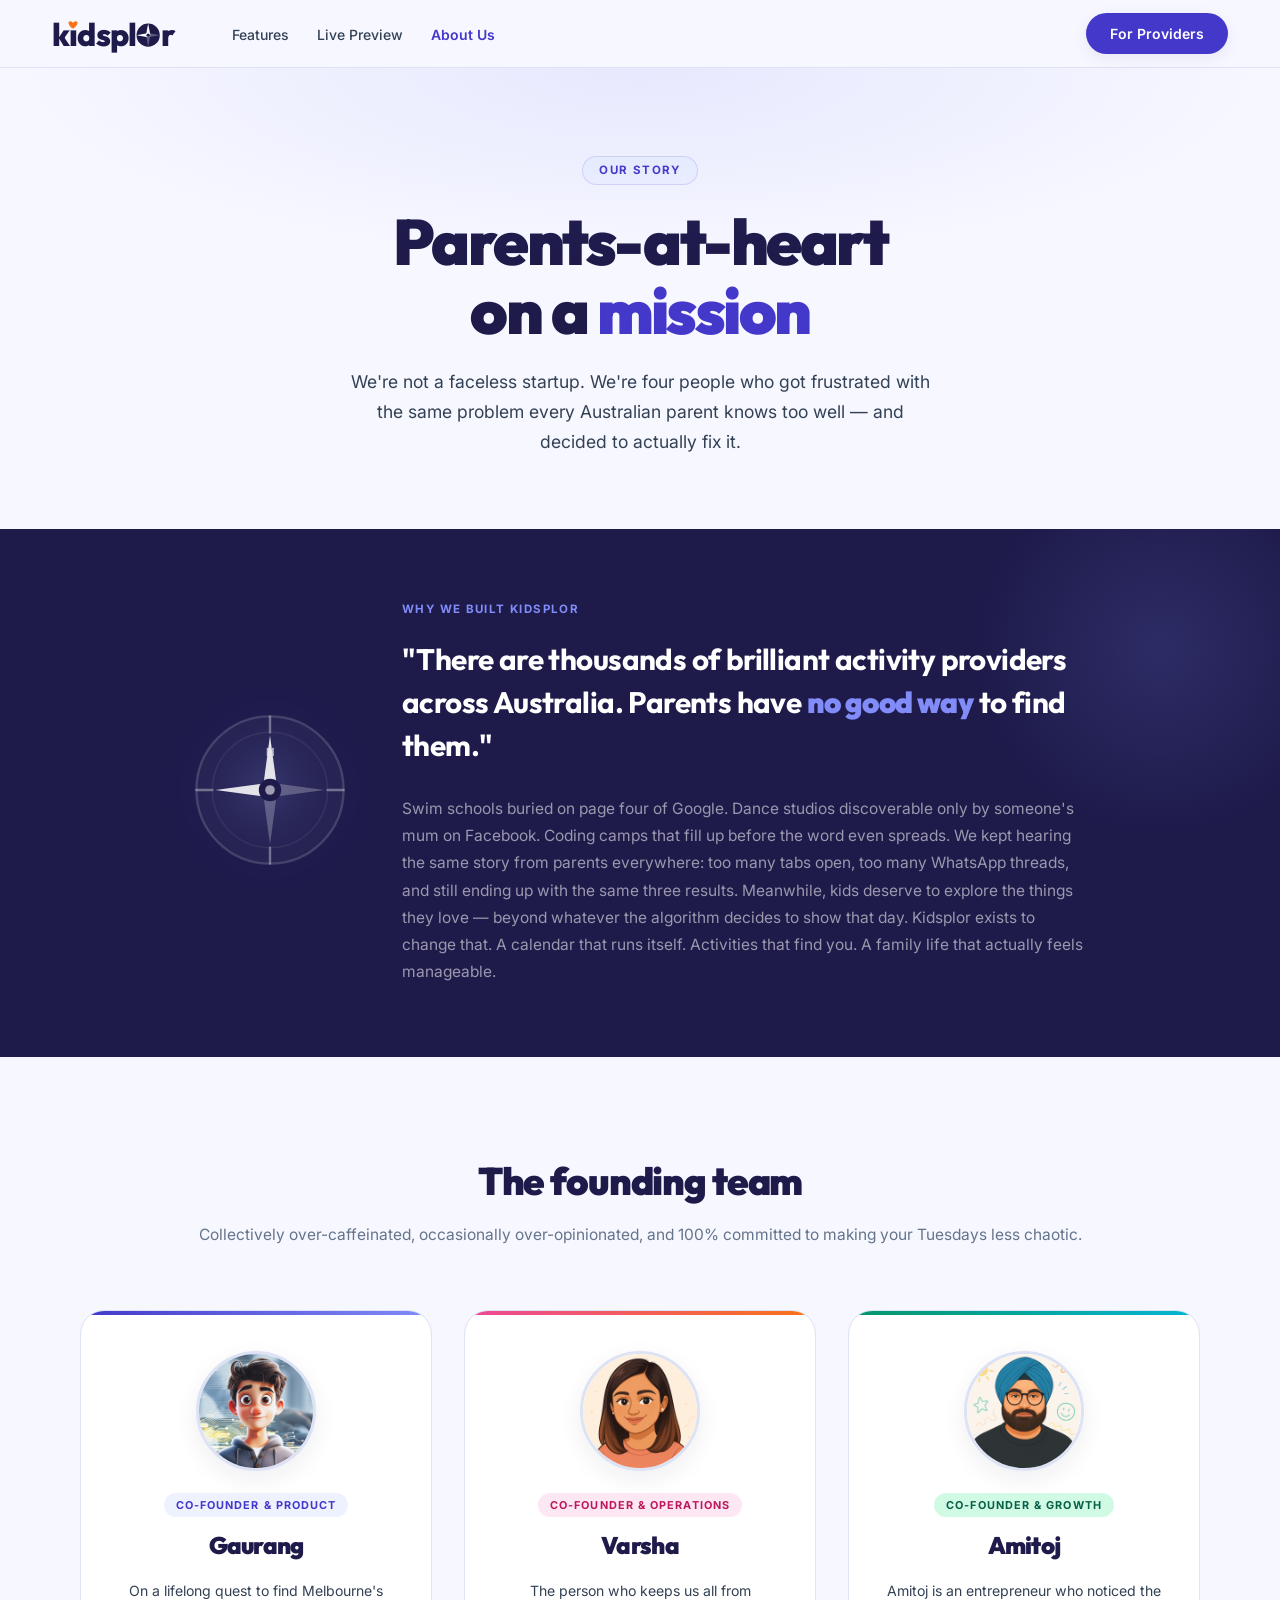
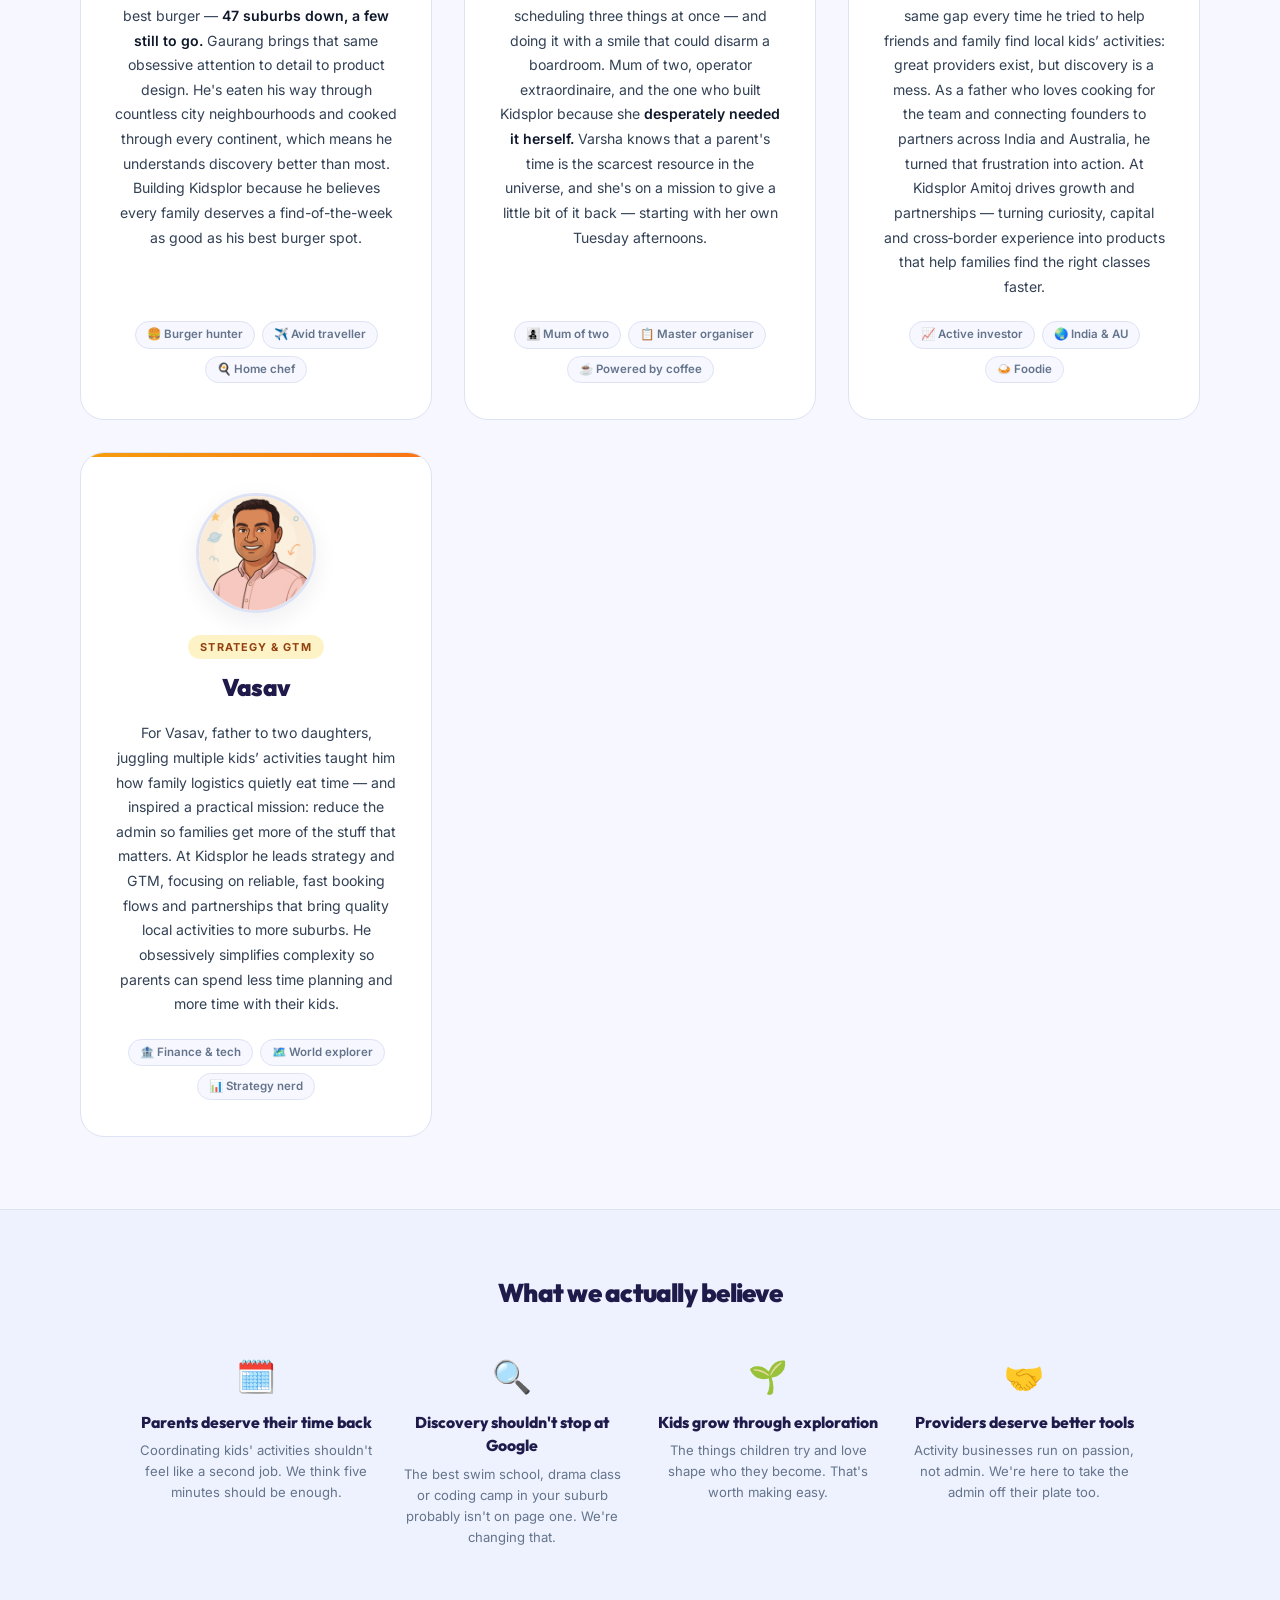
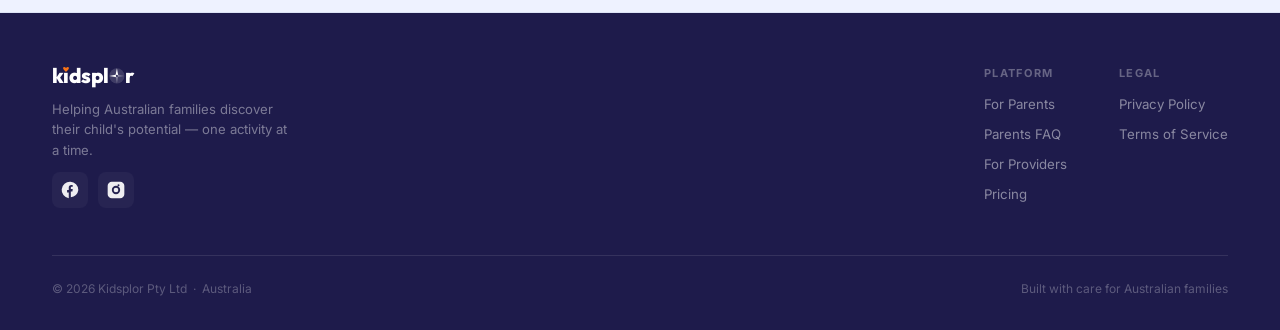
<file: kidsplor-about.html>
﻿<!DOCTYPE html>
<html lang="en">
<head>

  <!-- Google tag (gtag.js) -->
<script async src="https://www.googletagmanager.com/gtag/js?id=G-8RN7PDVQJS"></script>
<script>
  window.dataLayer = window.dataLayer || [];
  function gtag(){dataLayer.push(arguments);}
  gtag('js', new Date());

  gtag('config', 'G-8RN7PDVQJS');
</script>

  <meta charset="UTF-8">
  <meta name="viewport" content="width=device-width, initial-scale=1.0">
  <title>About Us | Kidsplor</title>
  <link rel="preconnect" href="https://fonts.googleapis.com">
  <link rel="preconnect" href="https://fonts.gstatic.com" crossorigin>
  <link href="https://fonts.googleapis.com/css2?family=Outfit:wght@400;500;600;700;800;900&family=Inter:wght@400;500;600;700&display=swap" rel="stylesheet">

  <meta name="description" content="We're a Melbourne team on a mission to make kids' activity discovery effortless for every Australian family.">
  <meta property="og:type" content="website">
  <meta property="og:site_name" content="Kidsplor">
  <meta property="og:title" content="About Us — Kidsplor">
  <meta property="og:description" content="We're a Melbourne team on a mission to make kids' activity discovery effortless for every Australian family.">
  <meta property="og:image" content="https://kidsplor.com.au/og-image.png">
  <meta property="og:url" content="https://kidsplor.com.au/about">
  <meta name="twitter:card" content="summary_large_image">
  <meta name="twitter:title" content="About Us — Kidsplor">
  <meta name="twitter:description" content="We're a Melbourne team on a mission to make kids' activity discovery effortless for every Australian family.">

  <style>
    *, *::before, *::after { box-sizing: border-box; margin: 0; padding: 0; }

    :root {
      --bg:          #F6F7FF;
      --surface:     #FFFFFF;
      --surface-2:   #EEF0FE;
      --brand:       #4338CA;
      --brand-dk:    #3730A3;
      --brand-xdk:   #1E1B4B;
      --brand-lt:    #EEF2FF;
      --brand-mid:   #818CF8;
      --orange:      #F97316;
      --coral:       #EF4444;
      --txt:         #0F172A;
      --txt-sub:     #334155;
      --txt-muted:   #64748B;
      --border:      #DDE3F5;
      --shadow:      rgba(30,27,75,0.07);
      --shadow-lg:   rgba(30,27,75,0.18);
      --green:       #059669;
      --green-bg:    #ECFDF5;
    }

    html { scroll-behavior: smooth; }
    body {
      font-family: 'Inter', sans-serif;
      background: var(--bg);
      color: var(--txt);
      line-height: 1.5;
      overflow-x: hidden;
    }

    /* ── NAV ── */
    nav {
      position: sticky; top: 0; z-index: 100;
      background: rgba(246,247,255,0.93);
      backdrop-filter: blur(16px); -webkit-backdrop-filter: blur(16px);
      border-bottom: 1px solid var(--border);
      height: 68px; display: flex; align-items: center; padding: 0 52px; gap: 20px;
    }
    .back-link {
      display: inline-flex; align-items: center; gap: 6px;
      font-size: 0.82rem; font-weight: 600; color: var(--txt-muted);
      text-decoration: none; padding: 6px 12px; border-radius: 8px;
      transition: color 0.15s, background 0.15s; flex-shrink: 0;
    }
    .back-link:hover { color: var(--brand); background: var(--brand-lt); }
    .nav-logo {
      display: flex; align-items: center; gap: 10px;
      text-decoration: none; flex-shrink: 0;
    }
    .wm {
      font-family: 'Outfit', sans-serif; font-weight: 800;
      letter-spacing: -0.025em; line-height: 1;
      display: inline-flex; align-items: baseline; white-space: nowrap;
      font-size: 2.00rem; color: var(--brand-xdk);
    }
    .wm svg.compass {
      display: inline-block; height: 0.76em; width: 0.76em; flex-shrink: 0;
      vertical-align: baseline; position: relative; top: 0.07em;
    }
    .wm .ih { display: inline-block; position: relative; line-height: inherit; }
    .wm .ih svg.heart {
      position: absolute; bottom: 100%; left: 50%;
      transform: translateX(-50%) translateY(130%);
      width: 0.32em; height: 0.28em; overflow: visible; display: block;
    }
    .nav-links { display:flex; gap:2px; list-style:none; margin-left:24px; }
    .nav-links a { font-size:0.875rem; font-weight:500; color:var(--txt-sub); text-decoration:none; padding:6px 13px; border-radius:8px; transition:color 0.15s,background 0.15s; }
    .nav-links a:hover { color:var(--brand); background:var(--brand-lt); }
    .nav-links a.active { color:var(--brand); font-weight:600; }
    .nav-spacer { flex: 1; }
    .nav-cta {
      display: inline-flex; align-items: center;
      padding: 10px 24px; border-radius: 50px; border: none; cursor: pointer;
      font-family: 'Inter', sans-serif; font-weight: 600; font-size: 0.875rem;
      background: var(--brand); color: #fff; text-decoration: none;
      transition: transform 0.18s, box-shadow 0.18s, background 0.15s;
      box-shadow: 0 4px 16px var(--shadow);
    }
    .nav-cta:hover { background: var(--brand-dk); transform: translateY(-1px); box-shadow: 0 8px 24px var(--shadow-lg); }

    /* ── PAGE HERO ── */
    .about-hero {
      padding: 88px 52px 72px;
      text-align: center;
      position: relative; overflow: hidden;
    }
    .about-hero::before {
      content: '';
      position: absolute; inset: 0; pointer-events: none;
      background: radial-gradient(ellipse 70% 60% at 50% 0%, rgba(99,102,241,0.1) 0%, transparent 70%);
    }
    .hero-eyebrow {
      display: inline-block; background: var(--brand-lt);
      color: var(--brand); font-size: 0.72rem; font-weight: 700;
      letter-spacing: 0.12em; text-transform: uppercase;
      padding: 5px 16px; border-radius: 50px; margin-bottom: 22px;
      border: 1px solid rgba(67,56,202,0.15);
    }
    .about-hero h1 {
      font-family: 'Outfit', sans-serif; font-weight: 900;
      font-size: clamp(2.4rem, 5vw, 4rem); line-height: 1.08; letter-spacing: -0.04em;
      color: var(--brand-xdk); max-width: 700px; margin: 0 auto 22px;
    }
    .about-hero h1 em { font-style: normal; color: var(--brand); }
    .about-hero p {
      font-size: 1.1rem; color: var(--txt-sub); max-width: 580px;
      margin: 0 auto; line-height: 1.7;
    }

    /* ── STORY BAND ── */
    .story-band {
      background: var(--brand-xdk);
      padding: 72px 52px;
      position: relative; overflow: hidden;
    }
    .story-band::before {
      content: '';
      position: absolute; right: -80px; top: -80px; width: 400px; height: 400px;
      border-radius: 50%;
      background: radial-gradient(circle, rgba(129,140,248,0.15) 0%, transparent 65%);
      pointer-events: none;
    }
    .story-inner {
      max-width: 900px; margin: 0 auto;
      display: flex; align-items: center; gap: 52px;
      position: relative; z-index: 1;
    }
    .story-label {
      font-size: 0.72rem; font-weight: 700; letter-spacing: 0.12em; text-transform: uppercase;
      color: var(--brand-mid); margin-bottom: 20px;
    }
    .story-inner blockquote {
      font-family: 'Outfit', sans-serif; font-weight: 700;
      font-size: clamp(1.35rem, 2.5vw, 1.85rem); line-height: 1.45; letter-spacing: -0.02em;
      color: #fff; margin-bottom: 28px;
    }
    .story-inner blockquote strong { color: var(--brand-mid); font-weight: 900; }
    .story-body {
      font-size: 0.97rem; color: rgba(255,255,255,0.55); line-height: 1.75;
    }
    .story-compass {
      flex-shrink: 0;
      filter: drop-shadow(0 0 22px rgba(129,140,248,0.55));
      opacity: 0.88;
    }
    .story-content { flex: 1; }

    /* ── TEAM GRID ── */
    .team-section {
      padding: 96px 52px 72px;
    }
    .team-intro {
      text-align: center; margin-bottom: 64px;
    }
    .team-intro h2 {
      font-family: 'Outfit', sans-serif; font-weight: 900;
      font-size: clamp(1.8rem, 3vw, 2.6rem); letter-spacing: -0.03em;
      color: var(--brand-xdk); margin-bottom: 12px;
    }
    .team-intro p { font-size: 0.97rem; color: var(--txt-muted); }

    .team-grid {
      display: grid;
      grid-template-columns: repeat(auto-fit, minmax(280px, 1fr));
      gap: 32px;
      max-width: 1120px; margin: 0 auto;
    }

    .founder-card {
      background: var(--surface);
      border: 1px solid var(--border);
      border-radius: 24px;
      padding: 40px 32px 36px;
      display: flex; flex-direction: column; align-items: center;
      text-align: center;
      transition: transform 0.2s, box-shadow 0.2s;
      position: relative; overflow: hidden;
    }
    .founder-card::before {
      content: '';
      position: absolute; top: 0; left: 0; right: 0; height: 4px;
      border-radius: 24px 24px 0 0;
    }
    .founder-card:nth-child(1)::before { background: linear-gradient(90deg, #4338CA, #818CF8); }
    .founder-card:nth-child(2)::before { background: linear-gradient(90deg, #EC4899, #F97316); }
    .founder-card:nth-child(3)::before { background: linear-gradient(90deg, #059669, #06B6D4); }
    .founder-card:nth-child(4)::before { background: linear-gradient(90deg, #F59E0B, #F97316); }

    .founder-card:hover { transform: translateY(-4px); box-shadow: 0 20px 48px var(--shadow-lg); }

    .avatar-wrap {
      width: 120px; height: 120px; border-radius: 50%;
      overflow: hidden; margin-bottom: 22px; flex-shrink: 0;
      border: 3px solid var(--border);
      box-shadow: 0 8px 24px var(--shadow);
    }
    .avatar-wrap img,
    .avatar-wrap svg {
      width: 100%; height: 100%; display: block; object-fit: cover;
    }

    .founder-role {
      font-size: 0.68rem; font-weight: 700; letter-spacing: 0.1em; text-transform: uppercase;
      padding: 4px 12px; border-radius: 50px; margin-bottom: 10px;
    }
    .founder-card:nth-child(1) .founder-role { background: var(--brand-lt); color: var(--brand); }
    .founder-card:nth-child(2) .founder-role { background: #FCE7F3; color: #BE185D; }
    .founder-card:nth-child(3) .founder-role { background: #D1FAE5; color: #065F46; }
    .founder-card:nth-child(4) .founder-role { background: #FEF3C7; color: #92400E; }

    .founder-name {
      font-family: 'Outfit', sans-serif; font-weight: 900;
      font-size: 1.5rem; letter-spacing: -0.03em; color: var(--brand-xdk);
      margin-bottom: 16px;
    }
    .founder-blurb {
      font-size: 0.88rem; color: var(--txt-sub); line-height: 1.75; flex: 1;
      margin-bottom: 22px;
    }
    .founder-blurb em { font-style: normal; color: var(--txt); font-weight: 600; }

    .founder-quirks {
      display: flex; flex-wrap: wrap; justify-content: center; gap: 7px;
      margin-top: auto;
    }
    .quirk-tag {
      font-size: 0.72rem; font-weight: 600;
      background: var(--bg); border: 1px solid var(--border);
      color: var(--txt-muted); padding: 4px 11px; border-radius: 50px;
    }

    /* ── VALUES STRIP ── */
    .values-strip {
      background: var(--brand-lt);
      border-top: 1px solid var(--border);
      border-bottom: 1px solid var(--border);
      padding: 64px 52px;
    }
    .values-inner {
      max-width: 1000px; margin: 0 auto;
    }
    .values-inner h2 {
      font-family: 'Outfit', sans-serif; font-weight: 900;
      font-size: 1.6rem; letter-spacing: -0.03em; color: var(--brand-xdk);
      text-align: center; margin-bottom: 40px;
    }
    .values-grid {
      display: grid; grid-template-columns: repeat(auto-fit, minmax(200px, 1fr)); gap: 24px;
    }
    .value-item { text-align: center; }
    .value-icon {
      font-size: 2rem; margin-bottom: 10px; display: block;
    }
    .value-item h3 {
      font-family: 'Outfit', sans-serif; font-weight: 800; font-size: 0.98rem;
      color: var(--brand-xdk); margin-bottom: 6px;
    }
    .value-item p { font-size: 0.82rem; color: var(--txt-muted); line-height: 1.6; }

    /* ── FOOTER ── */
    footer { background: var(--brand-xdk); padding: 52px 52px 32px; }
    .foot-top { display: flex; align-items: flex-start; justify-content: space-between; padding-bottom: 40px; border-bottom: 1px solid rgba(255,255,255,0.1); }
    .foot-tagline { font-size: 0.82rem; color: rgba(255,255,255,0.42); max-width: 240px; line-height: 1.55; margin-top: 10px; }
    .foot-links { display: flex; gap: 52px; }
    .foot-col-lbl { font-size: 0.69rem; font-weight: 700; letter-spacing: 0.12em; text-transform: uppercase; color: rgba(255,255,255,0.32); margin-bottom: 14px; }
    .foot-col a { display: block; font-size: 0.83rem; color: rgba(255,255,255,0.48); text-decoration: none; margin-bottom: 10px; transition: color 0.15s; }
    .foot-col a:hover { color: white; }
    .foot-bottom { padding-top: 24px; font-size: 0.75rem; color: rgba(255,255,255,0.28); display: flex; justify-content: space-between; align-items: center; }
    .socials { display:flex; gap:10px; margin-top:12px; }
    .socials a { display:inline-flex; align-items:center; justify-content:center; width:36px; height:36px; border-radius:8px; background:rgba(255,255,255,0.04); text-decoration:none; }
    .socials a svg { width:20px; height:20px; display:block; fill:rgba(255,255,255,0.92); transition:transform 0.12s, opacity 0.12s; }
    .socials a:hover svg { transform:translateY(-2px); opacity:1; }

    /* ── RESPONSIVE ── */
    @media (max-width: 768px) {
      .about-hero  { padding: 60px 20px 48px; }
      .story-band  { padding: 52px 20px; }
      .team-section { padding: 64px 20px 52px; }
      .values-strip { padding: 48px 20px; }
      .team-grid   { grid-template-columns: 1fr; }
      .story-compass { display: none; }
      .story-inner { flex-direction: column; gap: 24px; }
      .founder-card { padding: 32px 24px 28px; }
    }
    @media (max-width: 480px) {
      .about-hero h1 { font-size: clamp(2rem, 8vw, 2.8rem); }
      .values-grid   { grid-template-columns: 1fr 1fr; }
    }
  </style>
  <link rel="stylesheet" href="assets/responsive.css">
</head>
<body>

<!-- ── NAV ── -->
<nav>
  <a href="index.html" class="nav-logo" aria-label="Kidsplor home">
    <span class="wm">k<span class="ih">&#305;<svg class="heart" viewBox="0 0 20 18" fill="none"><path d="M10 16C10 16 1 10 1 4.5C1 2.2 2.8 1 5 1C6.8 1 10 4 10 4C10 4 13.2 1 15 1C17.2 1 19 2.2 19 4.5C19 10 10 16 10 16Z" fill="#F97316"/></svg></span>dspl<svg class="compass" viewBox="0 0 44 44" fill="none"><circle cx="22" cy="22" r="21" fill="#1E1B4B"/><polygon points="22,1 18,22 26,22" fill="white"/><polygon points="22,43 18,22 26,22" fill="white" opacity="0.28"/><polygon points="1,22 22,18 22,26" fill="white"/><polygon points="43,22 22,18 22,26" fill="white" opacity="0.28"/><circle cx="22" cy="22" r="3" fill="#1E1B4B"/></svg>r</span>
  </a>
  <ul class="nav-links">
    <li><a href="index.html#features">Features</a></li>
    <li><a href="kidsplor-try-it-now.html">Live Preview</a></li>
    <li><a href="kidsplor-about.html" class="active">About Us</a></li>
  </ul>
  <div class="nav-spacer"></div>
  <a href="kidsplor-for-business.html" class="nav-cta">For Providers</a>
  <button class="nav-ham" id="navHam" aria-label="Open menu" aria-expanded="false"
    onclick="this.setAttribute('aria-expanded', !this.closest('nav').classList.contains('nav-open')); this.closest('nav').classList.toggle('nav-open')">
    <span></span><span></span><span></span>
  </button>
</nav>


<!-- ── PAGE HERO ── -->
<section class="about-hero">
  <div class="hero-eyebrow">Our Story</div>
  <h1>Parents-at-heart<br>on a <em>mission</em></h1>
  <p>We're not a faceless startup. We're four people who got frustrated with the same problem every Australian parent knows too well — and decided to actually fix it.</p>
</section>


<!-- ── STORY BAND ── -->
<section class="story-band" aria-label="Our mission">
  <div class="story-inner">

    <!-- Compass decoration -->
    <div class="story-compass" aria-hidden="true">
      <svg viewBox="0 0 100 100" width="160" height="160" xmlns="http://www.w3.org/2000/svg">
        <!-- outer ring -->
        <circle cx="50" cy="50" r="46" fill="rgba(255,255,255,0.04)" stroke="rgba(255,255,255,0.18)" stroke-width="1.5"/>
        <!-- inner ring -->
        <circle cx="50" cy="50" r="36" fill="none" stroke="rgba(255,255,255,0.07)" stroke-width="1"/>
        <!-- cardinal ticks -->
        <line x1="50" y1="4" x2="50" y2="14" stroke="rgba(255,255,255,0.4)" stroke-width="1.5" stroke-linecap="round"/>
        <line x1="96" y1="50" x2="86" y2="50" stroke="rgba(255,255,255,0.4)" stroke-width="1.5" stroke-linecap="round"/>
        <line x1="50" y1="96" x2="50" y2="86" stroke="rgba(255,255,255,0.4)" stroke-width="1.5" stroke-linecap="round"/>
        <line x1="4" y1="50" x2="14" y2="50" stroke="rgba(255,255,255,0.4)" stroke-width="1.5" stroke-linecap="round"/>
        <!-- N label -->
        <text x="50" y="29" fill="white" font-size="7" font-family="Inter,sans-serif" font-weight="700" text-anchor="middle" opacity="0.8">N</text>
        <!-- N &amp; W arrows (white, solid) -->
        <polygon points="50,16 45,53 55,53" fill="white"/>
        <polygon points="16,50 53,45 53,55" fill="white"/>
        <!-- S &amp; E arrows (white, 28% opacity) -->
        <polygon points="50,84 45,47 55,47" fill="white" opacity="0.28"/>
        <polygon points="84,50 47,45 47,55" fill="white" opacity="0.28"/>
        <!-- center -->
        <circle cx="50" cy="50" r="7" fill="#1E1B4B"/>
        <circle cx="50" cy="50" r="3" fill="rgba(255,255,255,0.65)"/>
      </svg>
    </div>

    <!-- Content -->
    <div class="story-content">
      <div class="story-label">Why we built Kidsplor</div>
      <blockquote>
        "There are thousands of brilliant activity providers across Australia. Parents have <strong>no good way</strong> to find them."
      </blockquote>
      <p class="story-body">
        Swim schools buried on page four of Google. Dance studios discoverable only by someone's mum on Facebook. Coding camps that fill up before the word even spreads. We kept hearing the same story from parents everywhere: too many tabs open, too many WhatsApp threads, and still ending up with the same three results.
        Meanwhile, kids deserve to explore the things they love &mdash; beyond whatever the algorithm decides to show that day. Kidsplor exists to change that. A calendar that runs itself. Activities that find you. A family life that actually feels manageable.
      </p>
    </div>

  </div>
</section>


<!-- ── TEAM GRID ── -->
<section class="team-section" aria-labelledby="team-h">
  <div class="team-intro">
    <h2 id="team-h">The founding team</h2>
    <p>Collectively over-caffeinated, occasionally over-opinionated, and 100% committed to making your Tuesdays less chaotic.</p>
  </div>

  <div class="team-grid">

    <!-- Gaurang -->
    <article class="founder-card">
      <div class="avatar-wrap"><img src="assets/gaurang.png" alt="Gaurang" onerror="this.style.display='none'; this.parentElement.querySelector('.avatar-fallback')?.style.display='flex';"><div class="avatar-fallback" style="display:none;align-items:center;justify-content:center;font-size:2rem;">👨‍💻</div></div>
      <span class="founder-role">Co-founder &amp; Product</span>
      <h3 class="founder-name">Gaurang</h3>
      <p class="founder-blurb">
        On a lifelong quest to find Melbourne's best burger — <em>47 suburbs down, a few still to go.</em> Gaurang brings that same obsessive attention to detail to product design. He's eaten his way through countless city neighbourhoods and cooked through every continent, which means he understands discovery better than most. Building Kidsplor because he believes every family deserves a find-of-the-week as good as his best burger spot.
      </p>
      <div class="founder-quirks">
        <span class="quirk-tag">🍔 Burger hunter</span>
        <span class="quirk-tag">✈️ Avid traveller</span>
        <span class="quirk-tag">🍳 Home chef</span>
      </div>
    </article>

    <!-- Varsha -->
    <article class="founder-card">
      <div class="avatar-wrap"><img src="assets/varsha.png" alt="Varsha" onerror="this.style.display='none'; this.parentElement.querySelector('.avatar-fallback')?.style.display='flex';"><div class="avatar-fallback" style="display:none;align-items:center;justify-content:center;font-size:2rem;">👩‍👧‍👦</div></div>
      <span class="founder-role">Co-founder &amp; Operations</span>
      <h3 class="founder-name">Varsha</h3>
      <p class="founder-blurb">
        The person who keeps us all from scheduling three things at once — and doing it with a smile that could disarm a boardroom. Mum of two, operator extraordinaire, and the one who built Kidsplor because she <em>desperately needed it herself.</em> Varsha knows that a parent's time is the scarcest resource in the universe, and she's on a mission to give a little bit of it back — starting with her own Tuesday afternoons.
      </p>
      <div class="founder-quirks">
        <span class="quirk-tag">👩‍👧‍👦 Mum of two</span>
        <span class="quirk-tag">📋 Master organiser</span>
        <span class="quirk-tag">☕ Powered by coffee</span>
      </div>
    </article>

    <!-- Amitoj -->
    <article class="founder-card">
      <div class="avatar-wrap"><img src="assets/amitoj.png" alt="Amitoj" onerror="this.style.display='none'; this.parentElement.querySelector('.avatar-fallback')?.style.display='flex';"><div class="avatar-fallback" style="display:none;align-items:center;justify-content:center;font-size:2rem;">🍛</div></div>
      <span class="founder-role">Co-founder &amp; Growth</span>
      <h3 class="founder-name">Amitoj</h3>
        <p class="founder-blurb">
          Amitoj is an entrepreneur who noticed the same gap every time he tried to help friends and family find local kids’ activities: great providers exist, but discovery is a mess. As a father who loves cooking for the team and connecting founders to partners across India and Australia, he turned that frustration into action. At Kidsplor Amitoj drives growth and partnerships — turning curiosity, capital and cross‑border experience into products that help families find the right classes faster.
        </p>
      <div class="founder-quirks">
        <span class="quirk-tag">📈 Active investor</span>
        <span class="quirk-tag">🌏 India &amp; AU</span>
        <span class="quirk-tag">🍛 Foodie</span>
      </div>
    </article>

    <!-- Vasav -->
    <article class="founder-card">
      <div class="avatar-wrap"><img src="assets/vasav.png" alt="Vasav" onerror="this.style.display='none'; this.parentElement.querySelector('.avatar-fallback')?.style.display='flex';"><div class="avatar-fallback" style="display:none;align-items:center;justify-content:center;font-size:2rem;">📊</div></div>
      <span class="founder-role">Strategy &amp; GTM</span>
      <h3 class="founder-name">Vasav</h3>
        <p class="founder-blurb">
          For Vasav, father to two daughters, juggling multiple kids’ activities taught him how family logistics quietly eat time — and inspired a practical mission: reduce the admin so families get more of the stuff that matters. At Kidsplor he leads strategy and GTM, focusing on reliable, fast booking flows and partnerships that bring quality local activities to more suburbs. He obsessively simplifies complexity so parents can spend less time planning and more time with their kids.
        </p>
      <div class="founder-quirks">
        <span class="quirk-tag">🏦 Finance &amp; tech</span>
        <span class="quirk-tag">🗺️ World explorer</span>
        <span class="quirk-tag">📊 Strategy nerd</span>
      </div>
    </article>

  </div>
</section>


<!-- ── VALUES STRIP ── -->
<section class="values-strip" aria-labelledby="values-h">
  <div class="values-inner">
    <h2 id="values-h">What we actually believe</h2>
    <div class="values-grid">
      <div class="value-item">
        <span class="value-icon">🗓️</span>
        <h3>Parents deserve their time back</h3>
        <p>Coordinating kids' activities shouldn't feel like a second job. We think five minutes should be enough.</p>
      </div>
      <div class="value-item">
        <span class="value-icon">🔍</span>
        <h3>Discovery shouldn't stop at Google</h3>
        <p>The best swim school, drama class or coding camp in your suburb probably isn't on page one. We're changing that.</p>
      </div>
      <div class="value-item">
        <span class="value-icon">🌱</span>
        <h3>Kids grow through exploration</h3>
        <p>The things children try and love shape who they become. That's worth making easy.</p>
      </div>
      <div class="value-item">
        <span class="value-icon">🤝</span>
        <h3>Providers deserve better tools</h3>
        <p>Activity businesses run on passion, not admin. We're here to take the admin off their plate too.</p>
      </div>
    </div>
  </div>
</section>


<!-- ── FOOTER (matching landing page) ── -->
<footer id="about">
  <div class="foot-top">
    <div>
      <!-- compass-o wordmark in white on dark -->
      <span style="display:inline-flex;align-items:baseline;font-family:'Outfit',sans-serif;font-weight:800;font-size:1.3rem;line-height:1;color:white;letter-spacing:-0.025em;white-space:nowrap;">
        k<span style="position:relative;display:inline-block;line-height:inherit;">&#305;<svg style="position:absolute;bottom:100%;left:50%;transform:translateX(-50%) translateY(130%);width:0.32em;height:0.28em;overflow:visible;" viewBox="0 0 20 18" fill="none"><path d="M10 16C10 16 1 10 1 4.5C1 2.2 2.8 1 5 1C6.8 1 10 4 10 4C10 4 13.2 1 15 1C17.2 1 19 2.2 19 4.5C19 10 10 16 10 16Z" fill="#F97316"/></svg></span>dspl<svg style="display:inline-block;height:0.76em;width:0.76em;flex-shrink:0;vertical-align:baseline;position:relative;top:0.07em;" viewBox="0 0 44 44" fill="none"><circle cx="22" cy="22" r="21" fill="rgba(255,255,255,0.15)"/><polygon points="22,1 18,22 26,22" fill="white"/><polygon points="22,43 18,22 26,22" fill="white" opacity="0.28"/><polygon points="1,22 22,18 22,26" fill="white"/><polygon points="43,22 22,18 22,26" fill="white" opacity="0.28"/><circle cx="22" cy="22" r="3" fill="rgba(30,27,75,.9)"/></svg>r
      </span>
      <p class="foot-tagline">Helping Australian families discover their child's potential — one activity at a time.</p>
      <div class="socials">
        <a href="https://www.facebook.com/kidsplor" id="fb-link" aria-label="Facebook (link placeholder)" target="_blank" rel="noopener noreferrer">
          <svg viewBox="0 0 24 24" xmlns="http://www.w3.org/2000/svg" aria-hidden="true"><path d="M22 12a10 10 0 1 0-11.5 9.9v-7H8.5v-2.9h2V9.1c0-2 1.2-3.1 3-3.1.9 0 1.8.2 1.8.2v2h-1c-1 0-1.3.6-1.3 1.2v1.5h2.3l-.4 2.9h-1.9v7A10 10 0 0 0 22 12z"/></svg>
        </a>
        <a href="https://www.instagram.com/kidsplor" id="ig-link" aria-label="Instagram (link placeholder)" target="_blank" rel="noopener noreferrer">
          <svg viewBox="0 0 24 24" xmlns="http://www.w3.org/2000/svg" aria-hidden="true"><path d="M7 2h10a5 5 0 0 1 5 5v10a5 5 0 0 1-5 5H7a5 5 0 0 1-5-5V7a5 5 0 0 1 5-5zm8 3.2a1.2 1.2 0 1 0 0 2.4 1.2 1.2 0 0 0 0-2.4zM12 7a5 5 0 1 0 0 10 5 5 0 0 0 0-10zm0 2.2a2.8 2.8 0 1 1 0 5.6 2.8 2.8 0 0 1 0-5.6z"/></svg>
        </a>
      </div>
    </div>

    <div class="foot-links">
      <div class="foot-col">
        <div class="foot-col-lbl">Platform</div>
        <a href="index.html">For Parents</a>
        <a href="kidsplor-parents-faq.html">Parents FAQ</a>
        <a href="kidsplor-for-business.html">For Providers</a>
        <a href="kidsplor-pricing.html">Pricing</a>
      </div>
      <!--<div class="foot-col" id="community">
        <div class="foot-col-lbl">Community</div>
        <a href="kidsplor-parent-stories.html">Parent Stories</a>
      </div>-->
      <div class="foot-col">
        <div class="foot-col-lbl">Legal</div>
        <a href="kidsplor-privacy.html">Privacy Policy</a>
        <a href="#">Terms of Service</a>
      </div>
    </div>
  </div>
  <div class="foot-bottom">
    <span>© 2026 Kidsplor Pty Ltd &nbsp;·&nbsp; Australia</span>
    <span>Built with care for Australian families</span>
  </div>
</footer>
</body>
</html>
</file>
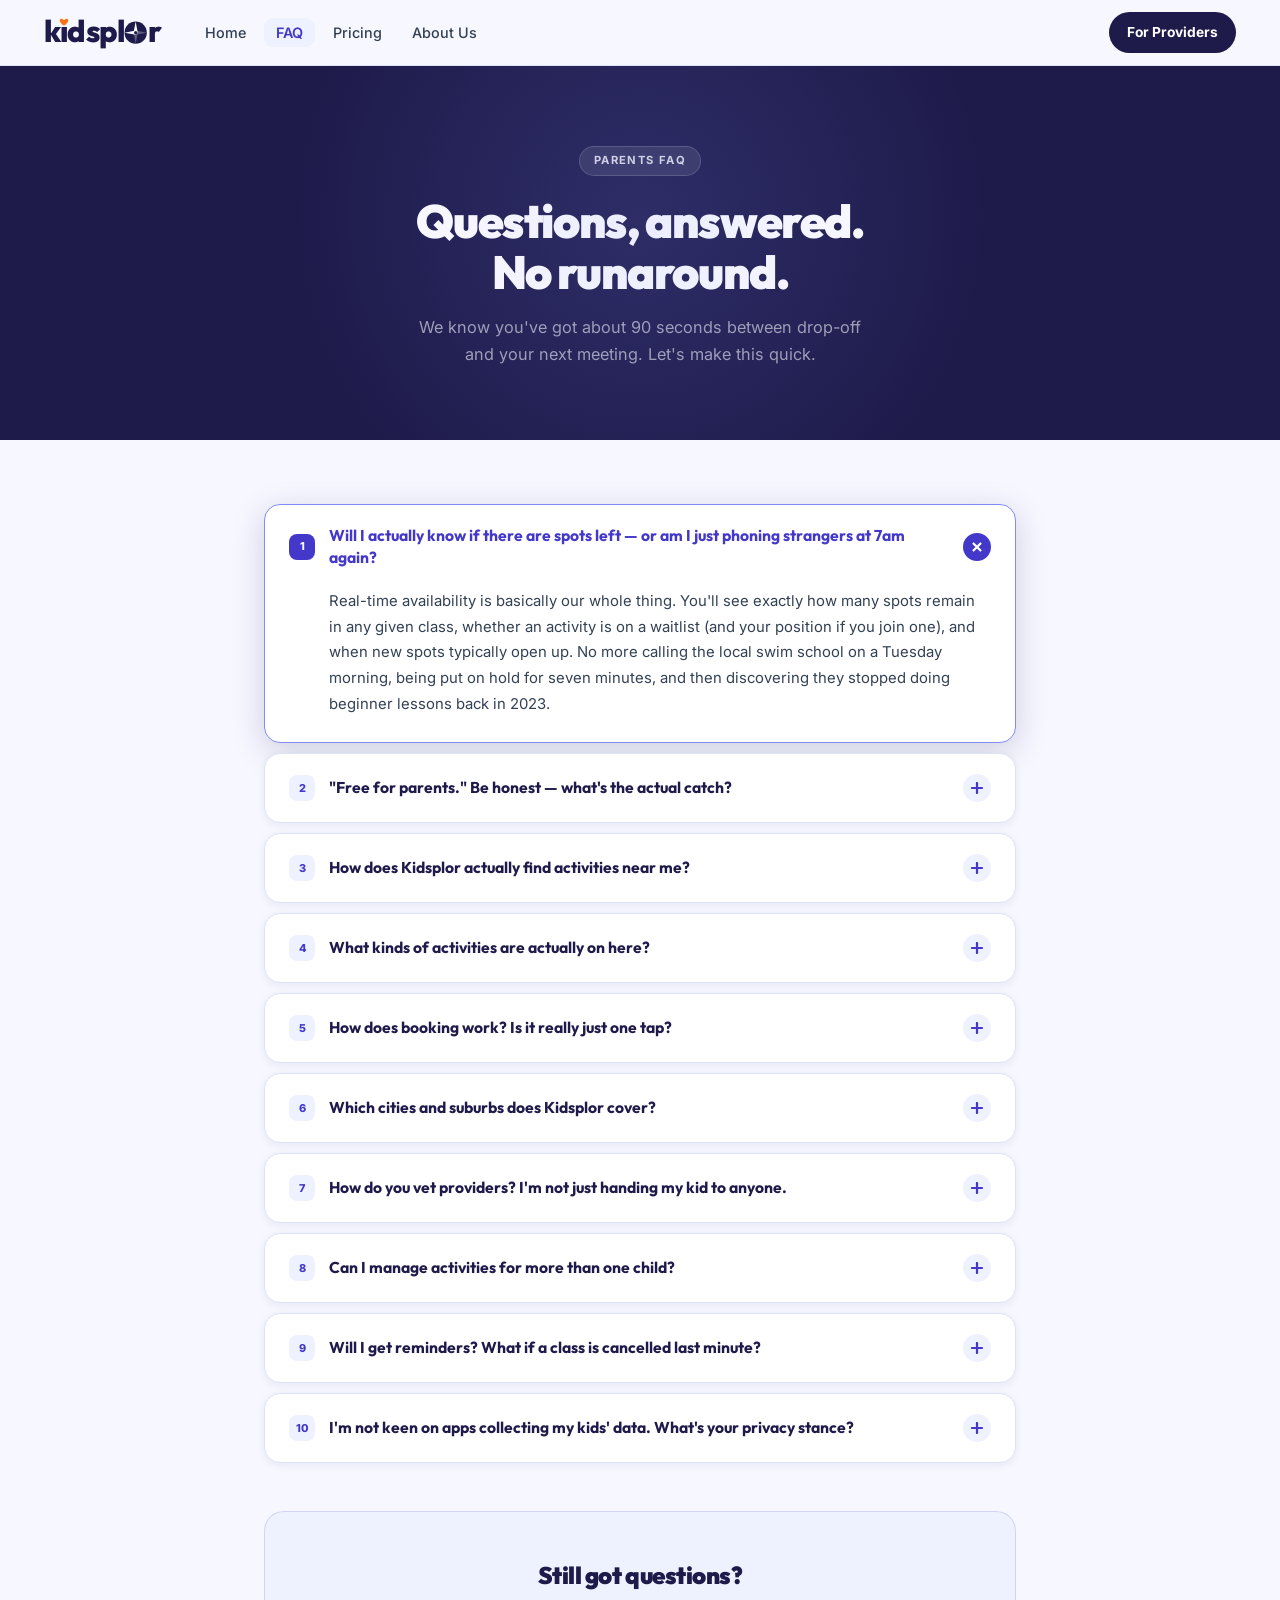
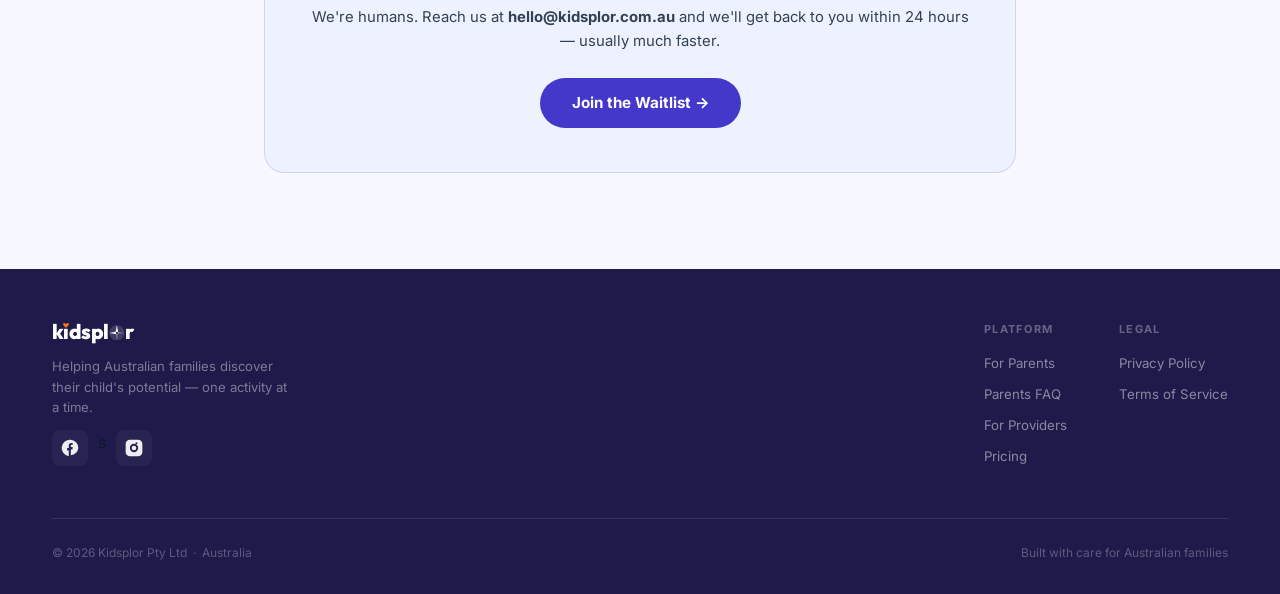
<file: kidsplor-parents-faq.html>
<!DOCTYPE html>
<html lang="en">
<head>
  
  <!-- Google tag (gtag.js) -->
<script async src="https://www.googletagmanager.com/gtag/js?id=G-8RN7PDVQJS"></script>
<script>
  window.dataLayer = window.dataLayer || [];
  function gtag(){dataLayer.push(arguments);}
  gtag('js', new Date());

  gtag('config', 'G-8RN7PDVQJS');
</script>

<meta charset="UTF-8">
<meta name="viewport" content="width=device-width, initial-scale=1">
<title>Parents FAQ — Kidsplor</title>
<link href="https://fonts.googleapis.com/css2?family=Outfit:wght@400;500;600;700;800;900&family=Inter:wght@400;500;600;700&display=swap" rel="stylesheet">
<!-- ── Analytics ── -->
<script async src="https://www.googletagmanager.com/gtag/js?id=GA_MEASUREMENT_ID"></script>
<script>window.dataLayer=window.dataLayer||[];function gtag(){dataLayer.push(arguments);}gtag('js',new Date());gtag('config','GA_MEASUREMENT_ID');</script>
<script>(function(c,l,a,r,i,t,y){c[a]=c[a]||function(){(c[a].q=c[a].q||[]).push(arguments)};t=l.createElement(r);t.async=1;t.src="https://www.clarity.ms/tag/"+i;y=l.getElementsByTagName(r)[0];y.parentNode.insertBefore(t,y)})(window,document,"clarity","script","CLARITY_PROJECT_ID");</script>
<!-- ── Open Graph ── -->
<meta name="description" content="Everything you need to know about finding, booking and managing your child's activities on Kidsplor. Free for families.">
<meta property="og:type" content="website">
<meta property="og:site_name" content="Kidsplor">
<meta property="og:title" content="Parents FAQ — Kidsplor">
<meta property="og:description" content="Everything you need to know about finding, booking and managing your child's activities on Kidsplor. Free for families.">
<meta property="og:image" content="https://kidsplor.com.au/og-image.png">
<meta property="og:url" content="https://kidsplor.com.au/faq">
<meta name="twitter:card" content="summary_large_image">
<meta name="twitter:title" content="Parents FAQ — Kidsplor">
<meta name="twitter:description" content="Everything you need to know about finding, booking and managing your child's activities on Kidsplor.">
<style>
  *, *::before, *::after { box-sizing: border-box; margin: 0; padding: 0; }
  :root {
    --bg: #F6F7FF; --surface: #FFFFFF; --brand: #4338CA; --brand-dk: #3730A3;
    --brand-xdk: #1E1B4B; --brand-lt: #EEF2FF; --brand-mid: #818CF8;
    --orange: #F97316; --txt: #0F172A; --txt-sub: #334155; --txt-muted: #64748B;
    --border: #DDE3F5; --shadow: rgba(30,27,75,0.07); --shadow-lg: rgba(30,27,75,0.18);
  }
  body { font-family: 'Inter', sans-serif; background: var(--bg); color: var(--txt); line-height: 1.6; }

  /* NAV */
  nav {
    position: sticky; top: 0; z-index: 100;
    display: flex; align-items: center; gap: 24px; padding: 0 44px; height: 66px;
    background: rgba(246,247,255,0.92); backdrop-filter: blur(12px);
    border-bottom: 1px solid var(--border);
  }
  .nav-logo { text-decoration: none; flex-shrink: 0; }
  .wm { font-family: 'Outfit', sans-serif; font-weight: 800; font-size: 1.92rem; line-height: 1; letter-spacing: -0.025em; color: var(--brand-xdk); display: inline-flex; align-items: baseline; white-space: nowrap; }
  .ih { position: relative; display: inline-block; line-height: inherit; }
  .heart { position: absolute; bottom: 100%; left: 50%; transform: translateX(-50%) translateY(130%); width: .32em; height: .28em; overflow: visible; }
  .compass { display: inline-block; height: .76em; width: .76em; flex-shrink: 0; vertical-align: baseline; position: relative; top: .07em; }
  .nav-links { list-style: none; display: flex; gap: 6px; margin-left: 8px; }
  .nav-links a { color: var(--txt-sub); text-decoration: none; font-size: 0.9rem; font-weight: 500; padding: 6px 12px; border-radius: 9px; transition: background 0.15s, color 0.15s; }
  .nav-links a:hover { background: var(--brand-lt); color: var(--brand); }
  .nav-links a.active { color: var(--brand); font-weight: 600; background: var(--brand-lt); }
  .nav-spacer { flex: 1; }
  .nav-cta { background: var(--brand-xdk); color: #fff; text-decoration: none; font-size: 0.86rem; font-weight: 700; padding: 9px 18px; border-radius: 50px; transition: background 0.15s; white-space: nowrap; }
  .nav-cta:hover { background: var(--brand); }

  /* PAGE HERO */
  .page-hero {
    background: var(--brand-xdk); padding: 80px 24px 72px; text-align: center; position: relative; overflow: hidden;
  }
  .page-hero::before { content: ''; position: absolute; width: 700px; height: 700px; background: radial-gradient(circle, rgba(129,140,248,0.16) 0%, transparent 70%); top: -200px; left: 50%; transform: translateX(-50%); pointer-events: none; }
  .page-pill { display: inline-block; background: rgba(255,255,255,0.1); color: rgba(255,255,255,0.82); font-size: 0.7rem; font-weight: 700; letter-spacing: 0.12em; text-transform: uppercase; padding: 5px 14px; border-radius: 50px; border: 1px solid rgba(255,255,255,0.16); margin-bottom: 20px; }
  .page-h1 { font-family: 'Outfit', sans-serif; font-weight: 900; font-size: clamp(2rem, 4vw, 2.9rem); color: #fff; letter-spacing: -0.03em; line-height: 1.1; margin-bottom: 16px; }
  .page-sub { font-size: 1.02rem; color: rgba(255,255,255,0.58); max-width: 460px; margin: 0 auto; line-height: 1.65; }

  /* FAQ SECTION */
  .faq-section { max-width: 800px; margin: 0 auto; padding: 64px 24px 96px; }
  .faq-item { background: var(--surface); border: 1px solid var(--border); border-radius: 16px; margin-bottom: 10px; overflow: hidden; transition: box-shadow 0.2s, border-color 0.2s; box-shadow: 0 2px 8px var(--shadow); }
  .faq-item.open { box-shadow: 0 8px 32px var(--shadow-lg); border-color: var(--brand-mid); }
  .faq-q { width: 100%; background: none; border: none; cursor: pointer; display: flex; align-items: center; gap: 14px; padding: 20px 24px; text-align: left; font-family: 'Outfit', sans-serif; font-weight: 700; font-size: 0.98rem; color: var(--brand-xdk); line-height: 1.4; transition: color 0.15s; }
  .faq-q:hover { color: var(--brand); }
  .faq-item.open .faq-q { color: var(--brand); }
  .faq-num { width: 26px; height: 26px; border-radius: 8px; background: var(--brand-lt); display: flex; align-items: center; justify-content: center; flex-shrink: 0; font-size: 0.68rem; font-weight: 800; color: var(--brand); font-family: 'Inter', sans-serif; transition: background 0.2s, color 0.2s; }
  .faq-item.open .faq-num { background: var(--brand); color: white; }
  .faq-q-text { flex: 1; }
  .faq-ico { width: 28px; height: 28px; border-radius: 50%; background: var(--brand-lt); display: flex; align-items: center; justify-content: center; flex-shrink: 0; transition: transform 0.32s cubic-bezier(0.4,0,0.2,1), background 0.2s; }
  .faq-item.open .faq-ico { background: var(--brand); transform: rotate(45deg); }
  .faq-ico svg { stroke: var(--brand); transition: stroke 0.2s; }
  .faq-item.open .faq-ico svg { stroke: white; }
  .faq-body { height: 0; overflow: hidden; transition: height 0.34s cubic-bezier(0.4,0,0.2,1); }
  .faq-inner { padding: 0 24px 24px 64px; font-size: 0.93rem; color: var(--txt-sub); line-height: 1.74; }
  .faq-inner a { color: var(--brand); text-decoration: none; font-weight: 600; }
  .faq-inner a:hover { text-decoration: underline; }

  /* CTA strip */
  .faq-cta { background: var(--brand-lt); border: 1px solid rgba(67,56,202,0.16); border-radius: 20px; padding: 44px 40px; text-align: center; margin-top: 48px; }
  .faq-cta-h { font-family: 'Outfit', sans-serif; font-weight: 900; font-size: 1.5rem; color: var(--brand-xdk); margin-bottom: 10px; letter-spacing: -0.02em; }
  .faq-cta-p { font-size: 0.93rem; color: var(--txt-sub); margin-bottom: 24px; line-height: 1.65; }
  .faq-cta-btn { display: inline-block; background: var(--brand); color: white; text-decoration: none; font-weight: 700; font-size: 0.95rem; padding: 13px 32px; border-radius: 50px; transition: background 0.15s, transform 0.12s; }
  .faq-cta-btn:hover { background: var(--brand-dk); transform: scale(1.02); }

  /* FOOTER */
  footer { background: var(--brand-xdk); padding: 52px 52px 32px; }
  .foot-top { display: flex; align-items: flex-start; justify-content: space-between; padding-bottom: 40px; border-bottom: 1px solid rgba(255,255,255,0.1); }
  .foot-tagline { font-size: 0.82rem; color: rgba(255,255,255,0.42); max-width: 240px; line-height: 1.55; margin-top: 10px; }
  .foot-links { display: flex; gap: 52px; }
  .foot-col-lbl { font-size: 0.69rem; font-weight: 700; letter-spacing: 0.12em; text-transform: uppercase; color: rgba(255,255,255,0.32); margin-bottom: 14px; }
  .foot-col a { display: block; font-size: 0.83rem; color: rgba(255,255,255,0.48); text-decoration: none; margin-bottom: 10px; transition: color 0.15s; }
  .foot-col a:hover { color: white; }
  .foot-bottom { padding-top: 24px; font-size: 0.75rem; color: rgba(255,255,255,0.28); display: flex; justify-content: space-between; align-items: center; }
  .socials { display:flex; gap:10px; margin-top:12px; }
  .socials a { display:inline-flex; align-items:center; justify-content:center; width:36px; height:36px; border-radius:8px; background:rgba(255,255,255,0.04); text-decoration:none; }
  .socials a svg { width:20px; height:20px; display:block; fill:rgba(255,255,255,0.92); transition:transform 0.12s, opacity 0.12s; }

  /* ── RESPONSIVE ── */
  @media (max-width: 768px) {
    .faq-section { padding: 48px 20px 72px; }
    .faq-q { padding: 16px 18px; font-size: 0.92rem; }
    .faq-inner { padding: 0 18px 20px 48px; }
    .faq-cta { padding: 36px 24px; }
    .faq-cta-h { font-size: 1.3rem; }
  }
  @media (max-width: 480px) {
    .faq-section { padding: 36px 14px 56px; }
    .faq-q { padding: 14px 14px; gap: 10px; }
    .faq-inner { padding: 0 14px 18px 40px; font-size: 0.88rem; }
    .faq-num { width: 22px; height: 22px; font-size: 0.62rem; }
    .faq-cta { padding: 28px 18px; }
  }
</style>
  <link rel="stylesheet" href="assets/responsive.css">
</head>
<body>

<nav>
  <a href="index.html" class="nav-logo" aria-label="Kidsplor home">
    <span class="wm">k<span class="ih">&#305;<svg class="heart" viewBox="0 0 20 18" fill="none"><path d="M10 16C10 16 1 10 1 4.5C1 2.2 2.8 1 5 1C6.8 1 10 4 10 4C10 4 13.2 1 15 1C17.2 1 19 2.2 19 4.5C19 10 10 16 10 16Z" fill="#F97316"/></svg></span>dspl<svg class="compass" viewBox="0 0 44 44" fill="none"><circle cx="22" cy="22" r="21" fill="#1E1B4B"/><polygon points="22,1 18,22 26,22" fill="white"/><polygon points="22,43 18,22 26,22" fill="white" opacity="0.28"/><polygon points="1,22 22,18 22,26" fill="white"/><polygon points="43,22 22,18 22,26" fill="white" opacity="0.28"/><circle cx="22" cy="22" r="3" fill="#1E1B4B"/></svg>r</span>
  </a>
  <ul class="nav-links" role="navigation" aria-label="Main navigation">
    <li><a href="index.html">Home</a></li>
    <li><a href="kidsplor-parents-faq.html" class="active">FAQ</a></li>
    <li><a href="kidsplor-pricing.html">Pricing</a></li>
    <li><a href="kidsplor-about.html">About Us</a></li>
  </ul>
  <div class="nav-spacer"></div>
  <a href="kidsplor-for-business.html" class="nav-cta">For Providers</a>
  <button class="nav-ham" id="navHam" aria-label="Open menu" aria-expanded="false"
    onclick="this.setAttribute('aria-expanded', !this.closest('nav').classList.contains('nav-open')); this.closest('nav').classList.toggle('nav-open')">
    <span></span><span></span><span></span>
  </button>
</nav>

<div class="page-hero">
  <div class="page-pill">Parents FAQ</div>
  <h1 class="page-h1">Questions, answered.<br>No runaround.</h1>
  <p class="page-sub">We know you've got about 90 seconds between drop-off and your next meeting. Let's make this quick.</p>
</div>

<section class="faq-section">

  <div class="faq-item open" id="faq1">
    <button class="faq-q" onclick="toggleFaq('faq1')" aria-expanded="true">
      <span class="faq-num">1</span>
      <span class="faq-q-text">Will I actually know if there are spots left — or am I just phoning strangers at 7am again?</span>
      <div class="faq-ico"><svg width="12" height="12" viewBox="0 0 12 12" fill="none" stroke-width="2.2" stroke-linecap="round"><line x1="6" y1="1" x2="6" y2="11"/><line x1="1" y1="6" x2="11" y2="6"/></svg></div>
    </button>
    <div class="faq-body" id="faq1-body">
      <div class="faq-inner">
        Real-time availability is basically our whole thing. You'll see exactly how many spots remain in any given class, whether an activity is on a waitlist (and your position if you join one), and when new spots typically open up. No more calling the local swim school on a Tuesday morning, being put on hold for seven minutes, and then discovering they stopped doing beginner lessons back in 2023.
      </div>
    </div>
  </div>

  <div class="faq-item" id="faq2">
    <button class="faq-q" onclick="toggleFaq('faq2')" aria-expanded="false">
      <span class="faq-num">2</span>
      <span class="faq-q-text">"Free for parents." Be honest — what's the actual catch?</span>
      <div class="faq-ico"><svg width="12" height="12" viewBox="0 0 12 12" fill="none" stroke-width="2.2" stroke-linecap="round"><line x1="6" y1="1" x2="6" y2="11"/><line x1="1" y1="6" x2="11" y2="6"/></svg></div>
    </button>
    <div class="faq-body" id="faq2-body">
      <div class="faq-inner">
        No catch. Searching, browsing, booking, and managing your family calendar — all free, forever. Think of us like Airbnb: guests browse for free, hosts pay to list. We make money from the activity providers who join Kidsplor. You pay the provider directly for the activity at whatever price they set. That's the whole model, and we're not hiding anything in the fine print.
      </div>
    </div>
  </div>

  <div class="faq-item" id="faq3">
    <button class="faq-q" onclick="toggleFaq('faq3')" aria-expanded="false">
      <span class="faq-num">3</span>
      <span class="faq-q-text">How does Kidsplor actually find activities near me?</span>
      <div class="faq-ico"><svg width="12" height="12" viewBox="0 0 12 12" fill="none" stroke-width="2.2" stroke-linecap="round"><line x1="6" y1="1" x2="6" y2="11"/><line x1="1" y1="6" x2="11" y2="6"/></svg></div>
    </button>
    <div class="faq-body" id="faq3-body">
      <div class="faq-inner">
        Think of us as your very organised neighbour who somehow knows about every dance studio, coding club, and Saturday soccer comp within 10km of your house. You tell us your child's age, what they're into (or what you'd like them to try), and your rough location — we surface the best matches. Filter by suburb, age group, day of week, price, and category. The more you use Kidsplor, the smarter the suggestions get.
      </div>
    </div>
  </div>

  <div class="faq-item" id="faq4">
    <button class="faq-q" onclick="toggleFaq('faq4')" aria-expanded="false">
      <span class="faq-num">4</span>
      <span class="faq-q-text">What kinds of activities are actually on here?</span>
      <div class="faq-ico"><svg width="12" height="12" viewBox="0 0 12 12" fill="none" stroke-width="2.2" stroke-linecap="round"><line x1="6" y1="1" x2="6" y2="11"/><line x1="1" y1="6" x2="11" y2="6"/></svg></div>
    </button>
    <div class="faq-body" id="faq4-body">
      <div class="faq-inner">
        Everything your child might want to try — and a few things they definitely didn't ask for but you're trying anyway. Dance, swimming, gymnastics, soccer, cricket, coding, robotics, Mandarin, art classes, drama, music, yoga for kids, nature play, chess, and yes — there will almost certainly be a circus skills class. If kids do it in Australia, we want to list it.
      </div>
    </div>
  </div>

  <div class="faq-item" id="faq5">
    <button class="faq-q" onclick="toggleFaq('faq5')" aria-expanded="false">
      <span class="faq-num">5</span>
      <span class="faq-q-text">How does booking work? Is it really just one tap?</span>
      <div class="faq-ico"><svg width="12" height="12" viewBox="0 0 12 12" fill="none" stroke-width="2.2" stroke-linecap="round"><line x1="6" y1="1" x2="6" y2="11"/><line x1="1" y1="6" x2="11" y2="6"/></svg></div>
    </button>
    <div class="faq-body" id="faq5-body">
      <div class="faq-inner">
        Pretty close. Find an activity, check availability, hit Book, confirm your details — done. Booking confirmation lands in your inbox and syncs to your calendar. No back-and-forth emails, no downloading PDF enrolment forms, and absolutely no faxing anything to anyone (yes, some providers still ask for this; we are saving you from that future).
      </div>
    </div>
  </div>

  <div class="faq-item" id="faq6">
    <button class="faq-q" onclick="toggleFaq('faq6')" aria-expanded="false">
      <span class="faq-num">6</span>
      <span class="faq-q-text">Which cities and suburbs does Kidsplor cover?</span>
      <div class="faq-ico"><svg width="12" height="12" viewBox="0 0 12 12" fill="none" stroke-width="2.2" stroke-linecap="round"><line x1="6" y1="1" x2="6" y2="11"/><line x1="1" y1="6" x2="11" y2="6"/></svg></div>
    </button>
    <div class="faq-body" id="faq6-body">
      <div class="faq-inner">
        We're launching in Sydney first — across Greater Sydney, from the Northern Beaches to Sutherland and the Hills District. Melbourne and Brisbane follow shortly after. If you're in a different city and want us there sooner, the best thing you can do is join the waitlist and tell your friends. Demand shapes our expansion map.
      </div>
    </div>
  </div>

  <div class="faq-item" id="faq7">
    <button class="faq-q" onclick="toggleFaq('faq7')" aria-expanded="false">
      <span class="faq-num">7</span>
      <span class="faq-q-text">How do you vet providers? I'm not just handing my kid to anyone.</span>
      <div class="faq-ico"><svg width="12" height="12" viewBox="0 0 12 12" fill="none" stroke-width="2.2" stroke-linecap="round"><line x1="6" y1="1" x2="6" y2="11"/><line x1="1" y1="6" x2="11" y2="6"/></svg></div>
    </button>
    <div class="faq-body" id="faq7-body">
      <div class="faq-inner">
        Completely fair, and we take this seriously. Every provider on Kidsplor goes through a verification process before going live: valid ABN, appropriate public liability insurance, and current Working With Children checks for all instructors. We monitor reviews actively and have a clear process for handling complaints. Providers who don't maintain standards don't stay on the platform.
      </div>
    </div>
  </div>

  <div class="faq-item" id="faq8">
    <button class="faq-q" onclick="toggleFaq('faq8')" aria-expanded="false">
      <span class="faq-num">8</span>
      <span class="faq-q-text">Can I manage activities for more than one child?</span>
      <div class="faq-ico"><svg width="12" height="12" viewBox="0 0 12 12" fill="none" stroke-width="2.2" stroke-linecap="round"><line x1="6" y1="1" x2="6" y2="11"/><line x1="1" y1="6" x2="11" y2="6"/></svg></div>
    </button>
    <div class="faq-body" id="faq8-body">
      <div class="faq-inner">
        Yes — and this is one of the things we're most proud of. Add as many kids as you have (or are willing to admit to). Each child gets their own profile, their own colour-coded activity schedule, and age-appropriate activity suggestions. Your family calendar shows all their activities in one view, highlights schedule clashes, and reminds you before you accidentally double-book a Saturday morning.
      </div>
    </div>
  </div>

  <div class="faq-item" id="faq9">
    <button class="faq-q" onclick="toggleFaq('faq9')" aria-expanded="false">
      <span class="faq-num">9</span>
      <span class="faq-q-text">Will I get reminders? What if a class is cancelled last minute?</span>
      <div class="faq-ico"><svg width="12" height="12" viewBox="0 0 12 12" fill="none" stroke-width="2.2" stroke-linecap="round"><line x1="6" y1="1" x2="6" y2="11"/><line x1="1" y1="6" x2="11" y2="6"/></svg></div>
    </button>
    <div class="faq-body" id="faq9-body">
      <div class="faq-inner">
        Push notifications, email reminders, and calendar sync — you'll know about upcoming sessions well in advance. If a provider cancels, you'll find out before you're standing in a car park at 9am with a confused six-year-old in a leotard. Providers are required to give notice via the platform, and repeated late cancellations affect their listing status. We're on your side here.
      </div>
    </div>
  </div>

  <div class="faq-item" id="faq10">
    <button class="faq-q" onclick="toggleFaq('faq10')" aria-expanded="false">
      <span class="faq-num">10</span>
      <span class="faq-q-text">I'm not keen on apps collecting my kids' data. What's your privacy stance?</span>
      <div class="faq-ico"><svg width="12" height="12" viewBox="0 0 12 12" fill="none" stroke-width="2.2" stroke-linecap="round"><line x1="6" y1="1" x2="6" y2="11"/><line x1="1" y1="6" x2="11" y2="6"/></svg></div>
    </button>
    <div class="faq-body" id="faq10-body">
      <div class="faq-inner">
        Solid question, and we're glad you asked it. We collect only what's necessary to make the service work. We do not sell your data or your children's data to third parties. We don't use children's information for profiling or advertising. Full details are in our <a href="kidsplor-privacy.html">Privacy Policy</a>, written in actual English rather than 14-point legalese designed to make your eyes glaze over.
      </div>
    </div>
  </div>

  <!-- CTA -->
  <div class="faq-cta">
    <div class="faq-cta-h">Still got questions?</div>
    <p class="faq-cta-p">We're humans. Reach us at <strong>hello@kidsplor.com.au</strong> and we'll get back to you within 24 hours — usually much faster.</p>
    <a href="index.html" class="faq-cta-btn">Join the Waitlist →</a>
  </div>

</section>

<footer>
  <div class="foot-top">
    <div>
      <span style="display:inline-flex;align-items:baseline;font-family:'Outfit',sans-serif;font-weight:800;font-size:1.3rem;line-height:1;color:white;letter-spacing:-0.025em;white-space:nowrap;">k<span style="position:relative;display:inline-block;line-height:inherit;">&#305;<svg style="position:absolute;bottom:100%;left:50%;transform:translateX(-50%) translateY(130%);width:0.32em;height:0.28em;overflow:visible;" viewBox="0 0 20 18" fill="none"><path d="M10 16C10 16 1 10 1 4.5C1 2.2 2.8 1 5 1C6.8 1 10 4 10 4C10 4 13.2 1 15 1C17.2 1 19 2.2 19 4.5C19 10 10 16 10 16Z" fill="#F97316"/></svg></span>dspl<svg style="display:inline-block;height:0.76em;width:0.76em;flex-shrink:0;vertical-align:baseline;position:relative;top:0.07em;" viewBox="0 0 44 44" fill="none"><circle cx="22" cy="22" r="21" fill="rgba(255,255,255,0.15)"/><polygon points="22,1 18,22 26,22" fill="white"/><polygon points="22,43 18,22 26,22" fill="white" opacity="0.28"/><polygon points="1,22 22,18 22,26" fill="white"/><polygon points="43,22 22,18 22,26" fill="white" opacity="0.28"/><circle cx="22" cy="22" r="3" fill="rgba(30,27,75,.9)"/></svg>r</span>
      <p class="foot-tagline">Helping Australian families discover their child's potential — one activity at a time.</p>
      <div class="socials">
        <a href="https://www.facebook.com/kidsplor" id="fb-link" aria-label="Facebook (link placeholder)" target="_blank" rel="noopener noreferrer">
          <svg viewBox="0 0 24 24" xmlns="http://www.w3.org/2000/svg" aria-hidden="true"><path d="M22 12a10 10 0 1 0-11.5 9.9v-7H8.5v-2.9h2V9.1c0-2 1.2-3.1 3-3.1.9 0 1.8.2 1.8.2v2h-1c-1 0-1.3.6-1.3 1.2v1.5h2.3l-.4 2.9h-1.9v7A10 10 0 0 0 22 12z"/></svg>
        </a>s
        <a href="https://www.instagram.com/kidsplor" id="ig-link" aria-label="Instagram (link placeholder)" target="_blank" rel="noopener noreferrer">
          <svg viewBox="0 0 24 24" xmlns="http://www.w3.org/2000/svg" aria-hidden="true"><path d="M7 2h10a5 5 0 0 1 5 5v10a5 5 0 0 1-5 5H7a5 5 0 0 1-5-5V7a5 5 0 0 1 5-5zm8 3.2a1.2 1.2 0 1 0 0 2.4 1.2 1.2 0 0 0 0-2.4zM12 7a5 5 0 1 0 0 10 5 5 0 0 0 0-10zm0 2.2a2.8 2.8 0 1 1 0 5.6 2.8 2.8 0 0 1 0-5.6z"/></svg>
        </a>
      </div>
    </div>
    <div class="foot-links">
      <div class="foot-col">
        <div class="foot-col-lbl">Platform</div>
        <a href="index.html">For Parents</a>
        <a href="kidsplor-parents-faq.html">Parents FAQ</a>
        <a href="kidsplor-for-business.html">For Providers</a>
        <a href="kidsplor-pricing.html">Pricing</a>
      </div>
      <!--<div class="foot-col">
        <div class="foot-col-lbl">Community</div>
        <a href="kidsplor-parent-stories.html">Parent Stories</a>
        <a href="#">Blog</a>
      </div>-->
      <div class="foot-col">
        <div class="foot-col-lbl">Legal</div>
        <a href="kidsplor-privacy.html">Privacy Policy</a>
        <a href="#">Terms of Service</a>
      </div>
    </div>
  </div>
  <div class="foot-bottom">
    <span>© 2026 Kidsplor Pty Ltd &nbsp;·&nbsp; Australia</span>
    <span>Built with care for Australian families</span>
  </div>
</footer>

<script>
  function toggleFaq(id) {
    const item  = document.getElementById(id);
    const body  = document.getElementById(id + '-body');
    const btn   = item.querySelector('.faq-q');
    const isOpen = item.classList.contains('open');

    // Close all open items
    document.querySelectorAll('.faq-item.open').forEach(el => {
      el.classList.remove('open');
      el.querySelector('.faq-q').setAttribute('aria-expanded', 'false');
      const b = document.getElementById(el.id + '-body');
      b.style.height = b.scrollHeight + 'px'; // Set explicit height before animating to 0
      requestAnimationFrame(() => { b.style.height = '0'; });
    });

    if (!isOpen) {
      item.classList.add('open');
      btn.setAttribute('aria-expanded', 'true');
      body.style.height = body.scrollHeight + 'px';
      body.addEventListener('transitionend', () => {
        if (item.classList.contains('open')) body.style.height = 'auto';
      }, { once: true });
    }
  }

  // Initialise heights
  document.querySelectorAll('.faq-body').forEach(b => {
    const item = b.closest('.faq-item');
    if (item.classList.contains('open')) {
      b.style.height = 'auto';
    } else {
      b.style.height = '0';
    }
  });
</script>
</body>
</html>
</file>
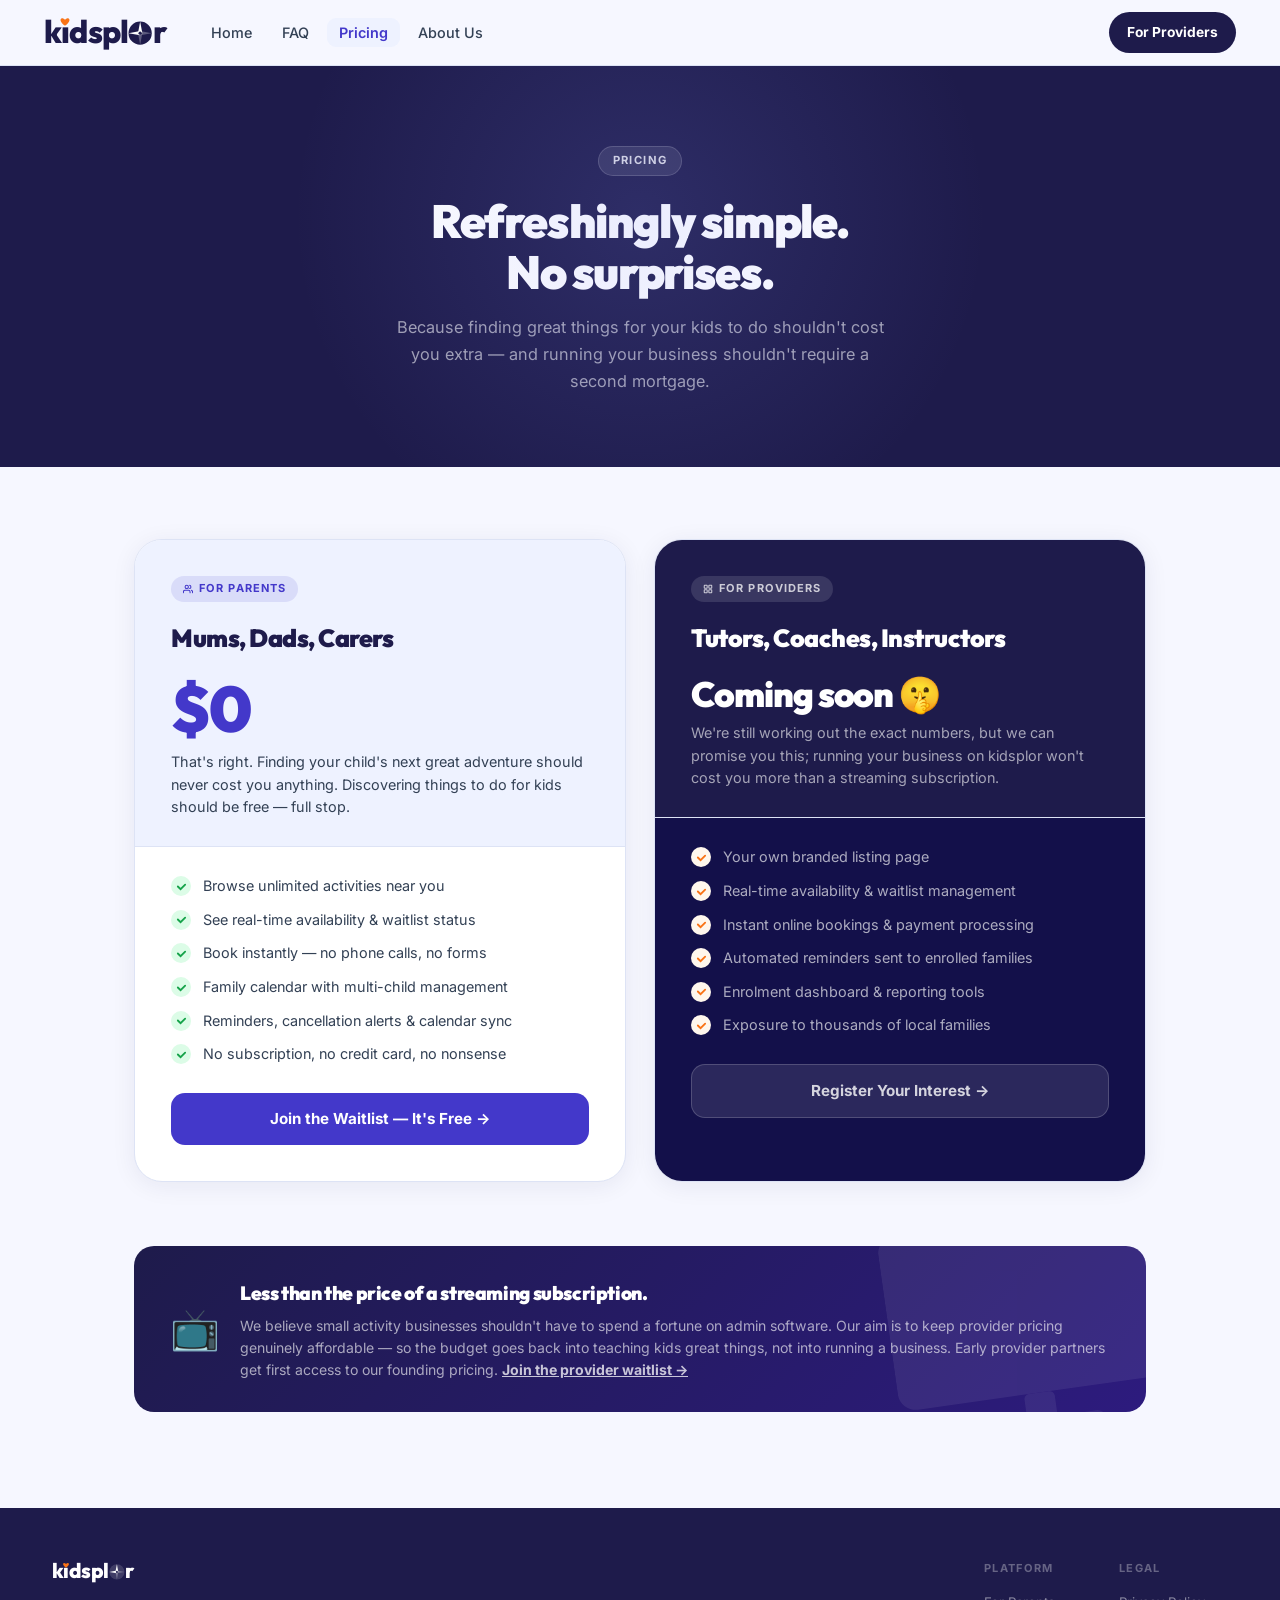
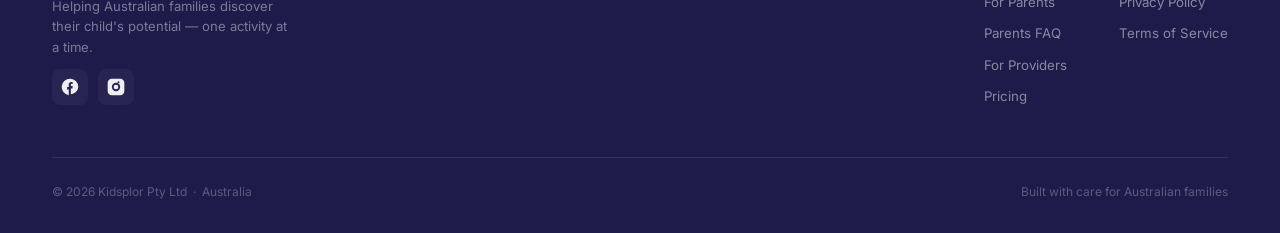
<file: kidsplor-pricing.html>
<!DOCTYPE html>
<html lang="en">
<head>
  
  <!-- Google tag (gtag.js) -->
<script async src="https://www.googletagmanager.com/gtag/js?id=G-8RN7PDVQJS"></script>
<script>
  window.dataLayer = window.dataLayer || [];
  function gtag(){dataLayer.push(arguments);}
  gtag('js', new Date());

  gtag('config', 'G-8RN7PDVQJS');
</script>

<meta charset="UTF-8">
<meta name="viewport" content="width=device-width, initial-scale=1">
<title>Pricing — Kidsplor</title>
<link href="https://fonts.googleapis.com/css2?family=Outfit:wght@400;500;600;700;800;900&family=Inter:wght@400;500;600;700&display=swap" rel="stylesheet">
<!-- ── Analytics ── -->
<script async src="https://www.googletagmanager.com/gtag/js?id=GA_MEASUREMENT_ID"></script>
<script>window.dataLayer=window.dataLayer||[];function gtag(){dataLayer.push(arguments);}gtag('js',new Date());gtag('config','GA_MEASUREMENT_ID');</script>
<script>(function(c,l,a,r,i,t,y){c[a]=c[a]||function(){(c[a].q=c[a].q||[]).push(arguments)};t=l.createElement(r);t.async=1;t.src="https://www.clarity.ms/tag/"+i;y=l.getElementsByTagName(r)[0];y.parentNode.insertBefore(t,y)})(window,document,"clarity","script","CLARITY_PROJECT_ID");</script>
<!-- ── Open Graph ── -->
<meta name="description" content="Free for parents, always. Simple, transparent pricing for activity providers. Less than your streaming subscription.">
<meta property="og:type" content="website">
<meta property="og:site_name" content="Kidsplor">
<meta property="og:title" content="Pricing — Kidsplor">
<meta property="og:description" content="Free for parents, always. Simple, transparent pricing for activity providers. Less than your streaming subscription.">
<meta property="og:image" content="https://kidsplor.com.au/og-image.png">
<meta property="og:url" content="https://kidsplor.com.au/pricing">
<meta name="twitter:card" content="summary_large_image">
<meta name="twitter:title" content="Pricing — Kidsplor">
<meta name="twitter:description" content="Free for parents, always. Simple transparent pricing for activity providers.">
<style>
  *, *::before, *::after { box-sizing: border-box; margin: 0; padding: 0; }
  :root {
    --bg: #F6F7FF; --surface: #FFFFFF; --brand: #4338CA; --brand-dk: #3730A3;
    --brand-xdk: #1E1B4B; --brand-lt: #EEF2FF; --brand-mid: #818CF8;
    --orange: #F97316; --txt: #0F172A; --txt-sub: #334155; --txt-muted: #64748B;
    --border: #DDE3F5; --shadow: rgba(30,27,75,0.07); --shadow-lg: rgba(30,27,75,0.18);
  }
  body { font-family: 'Inter', sans-serif; background: var(--bg); color: var(--txt); line-height: 1.6; }

  /* NAV */
  nav { position: sticky; top: 0; z-index: 100; display: flex; align-items: center; gap: 24px; padding: 0 44px; height: 66px; background: rgba(246,247,255,0.92); backdrop-filter: blur(12px); border-bottom: 1px solid var(--border); }
  .nav-logo { text-decoration: none; flex-shrink: 0; }
  .wm { font-family: 'Outfit', sans-serif; font-weight: 800; font-size: 2.00rem; line-height: 1; letter-spacing: -0.025em; color: var(--brand-xdk); display: inline-flex; align-items: baseline; white-space: nowrap; }
  .ih { position: relative; display: inline-block; line-height: inherit; }
  .heart { position: absolute; bottom: 100%; left: 50%; transform: translateX(-50%) translateY(130%); width: .32em; height: .28em; overflow: visible; }
  .compass { display: inline-block; height: .76em; width: .76em; flex-shrink: 0; vertical-align: baseline; position: relative; top: .07em; }
  .nav-links { list-style: none; display: flex; gap: 6px; margin-left: 8px; }
  .nav-links a { color: var(--txt-sub); text-decoration: none; font-size: 0.9rem; font-weight: 500; padding: 6px 12px; border-radius: 9px; transition: background 0.15s, color 0.15s; }
  .nav-links a:hover { background: var(--brand-lt); color: var(--brand); }
  .nav-links a.active { color: var(--brand); font-weight: 600; background: var(--brand-lt); }
  .nav-spacer { flex: 1; }
  .nav-cta { background: var(--brand-xdk); color: #fff; text-decoration: none; font-size: 0.86rem; font-weight: 700; padding: 9px 18px; border-radius: 50px; transition: background 0.15s; white-space: nowrap; }
  .nav-cta:hover { background: var(--brand); }

  /* PAGE HERO */
  .page-hero { background: var(--brand-xdk); padding: 80px 24px 72px; text-align: center; position: relative; overflow: hidden; }
  .page-hero::before { content: ''; position: absolute; width: 700px; height: 700px; background: radial-gradient(circle, rgba(129,140,248,0.16) 0%, transparent 70%); top: -200px; left: 50%; transform: translateX(-50%); pointer-events: none; }
  .page-pill { display: inline-block; background: rgba(255,255,255,0.1); color: rgba(255,255,255,0.82); font-size: 0.7rem; font-weight: 700; letter-spacing: 0.12em; text-transform: uppercase; padding: 5px 14px; border-radius: 50px; border: 1px solid rgba(255,255,255,0.16); margin-bottom: 20px; }
  .page-h1 { font-family: 'Outfit', sans-serif; font-weight: 900; font-size: clamp(2rem, 4vw, 2.9rem); color: #fff; letter-spacing: -0.03em; line-height: 1.1; margin-bottom: 16px; }
  .page-sub { font-size: 1.02rem; color: rgba(255,255,255,0.58); max-width: 500px; margin: 0 auto; line-height: 1.65; }

  /* PRICING SECTION */
  .pricing-section { max-width: 1060px; margin: 0 auto; padding: 72px 24px 96px; }

  .pricing-grid { display: grid; grid-template-columns: 1fr 1fr; gap: 28px; margin-bottom: 64px; }

  /* Parent card */
  .price-card {
    background: var(--surface); border: 1px solid var(--border);
    border-radius: 28px; overflow: hidden;
    box-shadow: 0 4px 24px var(--shadow);
    display: flex; flex-direction: column;
    transition: transform 0.22s, box-shadow 0.22s;
  }
  .price-card:hover { transform: translateY(-4px); box-shadow: 0 20px 60px var(--shadow-lg); }
  .price-card-header {
    padding: 36px 36px 28px;
    border-bottom: 1px solid var(--border);
  }
  .price-card-header.parent { background: var(--brand-lt); }
  .price-card-header.provider { background: var(--brand-xdk); }
  .price-badge {
    display: inline-flex; align-items: center; gap: 6px;
    font-size: 0.69rem; font-weight: 700; letter-spacing: 0.1em; text-transform: uppercase;
    padding: 4px 12px; border-radius: 50px; margin-bottom: 16px;
  }
  .badge-parent { background: rgba(67,56,202,0.12); color: var(--brand); }
  .badge-provider { background: rgba(255,255,255,0.12); color: rgba(255,255,255,0.75); }
  .price-who { font-family: 'Outfit', sans-serif; font-weight: 900; font-size: 1.55rem; letter-spacing: -0.02em; margin-bottom: 6px; }
  .price-card-header.parent .price-who { color: var(--brand-xdk); }
  .price-card-header.provider .price-who { color: #fff; }
  .price-headline {
    font-family: 'Outfit', sans-serif; font-weight: 900;
    letter-spacing: -0.03em; line-height: 1;
    margin: 20px 0 10px;
  }
  .price-card-header.parent .price-headline { font-size: 4rem; color: var(--brand); }
  .price-card-header.provider .price-headline { font-size: 2.2rem; color: #fff; }
  .price-tagline { font-size: 0.9rem; line-height: 1.55; }
  .price-card-header.parent .price-tagline { color: var(--txt-sub); }
  .price-card-header.provider .price-tagline { color: rgba(255,255,255,0.6); }

  .price-card-body { padding: 28px 36px 36px; flex: 1; }
  .price-perks { list-style: none; display: flex; flex-direction: column; gap: 12px; margin-bottom: 28px; }
  .price-perks li { display: flex; align-items: flex-start; gap: 12px; font-size: 0.9rem; color: var(--txt-sub); line-height: 1.5; }
  .perk-ico { width: 20px; height: 20px; border-radius: 50%; background: #DCFCE7; display: flex; align-items: center; justify-content: center; flex-shrink: 0; margin-top: 1px; }
  .perk-ico svg { stroke: #16A34A; }
  .perk-ico.orange { background: #FFF7ED; }
  .perk-ico.orange svg { stroke: var(--orange); }
  .price-cta-btn {
    display: block; width: 100%; padding: 14px; border-radius: 14px;
    font-family: 'Inter', sans-serif; font-weight: 700; font-size: 0.95rem;
    text-align: center; text-decoration: none; cursor: pointer; border: none;
    transition: background 0.15s, transform 0.12s;
  }
  .price-cta-btn:hover { transform: scale(1.01); }
  .btn-parent { background: var(--brand); color: white; }
  .btn-parent:hover { background: var(--brand-dk); }
  .btn-provider { background: rgba(255,255,255,0.1); color: rgba(255,255,255,0.8); border: 1px solid rgba(255,255,255,0.18); }
  .btn-provider:hover { background: rgba(255,255,255,0.18); color: white; }
  .price-card-body.dark { background: #13104A; }
  .price-card-body.dark .price-perks li { color: rgba(255,255,255,0.65); }

  /* Netflix comparison callout */
  .netflix-callout {
    background: linear-gradient(135deg, var(--brand-xdk), #2D1B7E);
    border-radius: 20px; padding: 32px 36px;
    display: flex; align-items: center; gap: 20px;
    color: white;
    position: relative; overflow: hidden;
  }
  .netflix-tv-bg {
    position: absolute; right: -24px; top: 50%;
    transform: translateY(-50%) rotate(-8deg);
    width: 280px; height: auto;
    opacity: 0.07; pointer-events: none; flex-shrink: 0;
  }
  .netflix-ico { font-size: 2.5rem; flex-shrink: 0; }
  .netflix-text h3 { font-family: 'Outfit', sans-serif; font-weight: 900; font-size: 1.2rem; letter-spacing: -0.02em; margin-bottom: 6px; }
  .netflix-text p { font-size: 0.88rem; color: rgba(255,255,255,0.62); line-height: 1.55; }

  /* Airbnb analogy strip */
  .analogy-strip {
    text-align: center; padding: 0 0 48px;
  }
  .analogy-strip h2 {
    font-family: 'Outfit', sans-serif; font-weight: 900; font-size: clamp(1.6rem, 3vw, 2.2rem);
    color: var(--brand-xdk); letter-spacing: -0.03em; line-height: 1.2; margin-bottom: 16px;
  }
  .analogy-strip h2 em { color: var(--brand); font-style: normal; }
  .analogy-strip p { font-size: 0.98rem; color: var(--txt-sub); max-width: 580px; margin: 0 auto; line-height: 1.7; }

  /* FOOTER */
  footer { background: var(--brand-xdk); padding: 52px 52px 32px; }
  .foot-top { display: flex; align-items: flex-start; justify-content: space-between; padding-bottom: 40px; border-bottom: 1px solid rgba(255,255,255,0.1); }
  .foot-tagline { font-size: 0.82rem; color: rgba(255,255,255,0.42); max-width: 240px; line-height: 1.55; margin-top: 10px; }
  .foot-links { display: flex; gap: 52px; }
  .foot-col-lbl { font-size: 0.69rem; font-weight: 700; letter-spacing: 0.12em; text-transform: uppercase; color: rgba(255,255,255,0.32); margin-bottom: 14px; }
  .foot-col a { display: block; font-size: 0.83rem; color: rgba(255,255,255,0.48); text-decoration: none; margin-bottom: 10px; transition: color 0.15s; }
  .foot-col a:hover { color: white; }
  .foot-bottom { padding-top: 24px; font-size: 0.75rem; color: rgba(255,255,255,0.28); display: flex; justify-content: space-between; align-items: center; }
  .socials { display:flex; gap:10px; margin-top:12px; }
  .socials a { display:inline-flex; align-items:center; justify-content:center; width:36px; height:36px; border-radius:8px; background:rgba(255,255,255,0.04); text-decoration:none; }
  .socials a svg { width:20px; height:20px; display:block; fill:rgba(255,255,255,0.92); transition:transform 0.12s, opacity 0.12s; }

  /* ── RESPONSIVE ── */
  @media (max-width: 768px) {
    .pricing-section { padding: 48px 20px 72px; }
    .pricing-grid { grid-template-columns: 1fr; gap: 20px; }
    .price-card-header { padding: 28px 24px 22px; }
    .price-card-body   { padding: 22px 24px 28px; }
    .price-card-header.parent .price-headline { font-size: 3rem; }
    .netflix-callout { flex-direction: column; gap: 14px; padding: 24px 22px; }
    .analogy-strip { padding: 0 0 36px; }
  }
  @media (max-width: 480px) {
    .pricing-section { padding: 36px 14px 56px; }
    .price-card-header { padding: 24px 18px 18px; }
    .price-card-body   { padding: 18px 18px 24px; }
    .price-card-header.parent .price-headline { font-size: 2.6rem; }
    .price-who  { font-size: 1.3rem; }
  }
</style>
  <link rel="stylesheet" href="assets/responsive.css">
</head>
<body>

<nav>
  <a href="index.html" class="nav-logo" aria-label="Kidsplor home">
    <span class="wm">k<span class="ih">&#305;<svg class="heart" viewBox="0 0 20 18" fill="none"><path d="M10 16C10 16 1 10 1 4.5C1 2.2 2.8 1 5 1C6.8 1 10 4 10 4C10 4 13.2 1 15 1C17.2 1 19 2.2 19 4.5C19 10 10 16 10 16Z" fill="#F97316"/></svg></span>dspl<svg class="compass" viewBox="0 0 44 44" fill="none"><circle cx="22" cy="22" r="21" fill="#1E1B4B"/><polygon points="22,1 18,22 26,22" fill="white"/><polygon points="22,43 18,22 26,22" fill="white" opacity="0.28"/><polygon points="1,22 22,18 22,26" fill="white"/><polygon points="43,22 22,18 22,26" fill="white" opacity="0.28"/><circle cx="22" cy="22" r="3" fill="#1E1B4B"/></svg>r</span>
  </a>
  <ul class="nav-links">
    <li><a href="index.html">Home</a></li>
    <li><a href="kidsplor-parents-faq.html">FAQ</a></li>
    <li><a href="kidsplor-pricing.html" class="active">Pricing</a></li>
    <li><a href="kidsplor-about.html">About Us</a></li>
  </ul>
  <div class="nav-spacer"></div>
  <a href="kidsplor-for-business.html" class="nav-cta">For Providers</a>
  <button class="nav-ham" id="navHam" aria-label="Open menu" aria-expanded="false"
    onclick="this.setAttribute('aria-expanded', !this.closest('nav').classList.contains('nav-open')); this.closest('nav').classList.toggle('nav-open')">
    <span></span><span></span><span></span>
  </button>
</nav>

<div class="page-hero">
  <div class="page-pill">Pricing</div>
  <h1 class="page-h1">Refreshingly simple.<br>No surprises.</h1>
  <p class="page-sub">Because finding great things for your kids to do shouldn't cost you extra — and running your business shouldn't require a second mortgage.</p>
</div>

<section class="pricing-section">

    <div class="pricing-grid">

    <!-- PARENT CARD -->
    <div class="price-card">
      <div class="price-card-header parent">
        <div class="price-badge badge-parent">
          <svg width="10" height="10" viewBox="0 0 24 24" fill="none" stroke="currentColor" stroke-width="2.5" stroke-linecap="round"><path d="M17 21v-2a4 4 0 0 0-4-4H5a4 4 0 0 0-4 4v2"/><circle cx="9" cy="7" r="4"/><path d="M23 21v-2a4 4 0 0 0-3-3.87"/><path d="M16 3.13a4 4 0 0 1 0 7.75"/></svg>
          For Parents
        </div>
        <div class="price-who">Mums, Dads, Carers</div>
        <div class="price-headline">$0</div>
        <p class="price-tagline">That's right. Finding your child's next great adventure should never cost you anything. Discovering things to do for kids should be free — full stop.</p>
      </div>
      <div class="price-card-body">
        <ul class="price-perks">
          <li>
            <div class="perk-ico"><svg width="11" height="11" viewBox="0 0 12 12" fill="none" stroke-width="2" stroke-linecap="round"><path d="M2 6l3 3 5-5"/></svg></div>
            <span>Browse unlimited activities near you</span>
          </li>
          <li>
            <div class="perk-ico"><svg width="11" height="11" viewBox="0 0 12 12" fill="none" stroke-width="2" stroke-linecap="round"><path d="M2 6l3 3 5-5"/></svg></div>
            <span>See real-time availability &amp; waitlist status</span>
          </li>
          <li>
            <div class="perk-ico"><svg width="11" height="11" viewBox="0 0 12 12" fill="none" stroke-width="2" stroke-linecap="round"><path d="M2 6l3 3 5-5"/></svg></div>
            <span>Book instantly — no phone calls, no forms</span>
          </li>
          <li>
            <div class="perk-ico"><svg width="11" height="11" viewBox="0 0 12 12" fill="none" stroke-width="2" stroke-linecap="round"><path d="M2 6l3 3 5-5"/></svg></div>
            <span>Family calendar with multi-child management</span>
          </li>
          <li>
            <div class="perk-ico"><svg width="11" height="11" viewBox="0 0 12 12" fill="none" stroke-width="2" stroke-linecap="round"><path d="M2 6l3 3 5-5"/></svg></div>
            <span>Reminders, cancellation alerts &amp; calendar sync</span>
          </li>
          <li>
            <div class="perk-ico"><svg width="11" height="11" viewBox="0 0 12 12" fill="none" stroke-width="2" stroke-linecap="round"><path d="M2 6l3 3 5-5"/></svg></div>
            <span>No subscription, no credit card, no nonsense</span>
          </li>
        </ul>
        <a href="index.html" class="price-cta-btn btn-parent">Join the Waitlist — It's Free →</a>
      </div>
    </div>

    <!-- PROVIDER CARD -->
    <div class="price-card">
      <div class="price-card-header provider">
        <div class="price-badge badge-provider">
          <svg width="10" height="10" viewBox="0 0 24 24" fill="none" stroke="currentColor" stroke-width="2.5" stroke-linecap="round"><rect x="3" y="3" width="7" height="7" rx="1"/><rect x="14" y="3" width="7" height="7" rx="1"/><rect x="3" y="14" width="7" height="7" rx="1"/><rect x="14" y="14" width="7" height="7" rx="1"/></svg>
          For Providers
        </div>
        <div class="price-who">Tutors, Coaches, Instructors</div>
        <div class="price-headline">Coming soon 🤫</div>
        <p class="price-tagline">We're still working out the exact numbers, but we can promise you this; running your business on kidsplor won't cost you more than a streaming subscription.</p>
      </div>
      <div class="price-card-body dark">
        <ul class="price-perks">
          <li>
            <div class="perk-ico orange"><svg width="11" height="11" viewBox="0 0 12 12" fill="none" stroke-width="2" stroke-linecap="round"><path d="M2 6l3 3 5-5"/></svg></div>
            <span>Your own branded listing page</span>
          </li>
          <li>
            <div class="perk-ico orange"><svg width="11" height="11" viewBox="0 0 12 12" fill="none" stroke-width="2" stroke-linecap="round"><path d="M2 6l3 3 5-5"/></svg></div>
            <span>Real-time availability &amp; waitlist management</span>
          </li>
          <li>
            <div class="perk-ico orange"><svg width="11" height="11" viewBox="0 0 12 12" fill="none" stroke-width="2" stroke-linecap="round"><path d="M2 6l3 3 5-5"/></svg></div>
            <span>Instant online bookings &amp; payment processing</span>
          </li>
          <li>
            <div class="perk-ico orange"><svg width="11" height="11" viewBox="0 0 12 12" fill="none" stroke-width="2" stroke-linecap="round"><path d="M2 6l3 3 5-5"/></svg></div>
            <span>Automated reminders sent to enrolled families</span>
          </li>
          <li>
            <div class="perk-ico orange"><svg width="11" height="11" viewBox="0 0 12 12" fill="none" stroke-width="2" stroke-linecap="round"><path d="M2 6l3 3 5-5"/></svg></div>
            <span>Enrolment dashboard &amp; reporting tools</span>
          </li>
          <li>
            <div class="perk-ico orange"><svg width="11" height="11" viewBox="0 0 12 12" fill="none" stroke-width="2" stroke-linecap="round"><path d="M2 6l3 3 5-5"/></svg></div>
            <span>Exposure to thousands of local families</span>
          </li>
        </ul>
        <a href="kidsplor-for-business.html" class="price-cta-btn btn-provider">Register Your Interest →</a>
      </div>
    </div>

  </div>

  <!-- Netflix callout -->
  <div class="netflix-callout">
    <svg class="netflix-tv-bg" viewBox="0 0 220 175" fill="none" xmlns="http://www.w3.org/2000/svg" aria-hidden="true">
      <rect x="0" y="0" width="220" height="138" rx="14" fill="white"/>
      <rect x="98" y="138" width="24" height="20" rx="4" fill="white"/>
      <rect x="60" y="158" width="100" height="14" rx="7" fill="white"/>
    </svg>
    <div class="netflix-ico">📺</div>
    <div class="netflix-text">
      <h3>Less than the price of a streaming subscription.</h3>
      <p>We believe small activity businesses shouldn't have to spend a fortune on admin software. Our aim is to keep provider pricing genuinely affordable — so the budget goes back into teaching kids great things, not into running a business. Early provider partners get first access to our founding pricing. <a href="kidsplor-for-business.html" style="color:rgba(255,255,255,0.75);font-weight:700;">Join the provider waitlist →</a></p>
    </div>
  </div>

</section>

<footer>
  <div class="foot-top">
    <div>
      <span style="display:inline-flex;align-items:baseline;font-family:'Outfit',sans-serif;font-weight:800;font-size:1.3rem;line-height:1;color:white;letter-spacing:-0.025em;white-space:nowrap;">k<span style="position:relative;display:inline-block;line-height:inherit;">&#305;<svg style="position:absolute;bottom:100%;left:50%;transform:translateX(-50%) translateY(130%);width:0.32em;height:0.28em;overflow:visible;" viewBox="0 0 20 18" fill="none"><path d="M10 16C10 16 1 10 1 4.5C1 2.2 2.8 1 5 1C6.8 1 10 4 10 4C10 4 13.2 1 15 1C17.2 1 19 2.2 19 4.5C19 10 10 16 10 16Z" fill="#F97316"/></svg></span>dspl<svg style="display:inline-block;height:0.76em;width:0.76em;flex-shrink:0;vertical-align:baseline;position:relative;top:0.07em;" viewBox="0 0 44 44" fill="none"><circle cx="22" cy="22" r="21" fill="rgba(255,255,255,0.15)"/><polygon points="22,1 18,22 26,22" fill="white"/><polygon points="22,43 18,22 26,22" fill="white" opacity="0.28"/><polygon points="1,22 22,18 22,26" fill="white"/><polygon points="43,22 22,18 22,26" fill="white" opacity="0.28"/><circle cx="22" cy="22" r="3" fill="rgba(30,27,75,.9)"/></svg>r</span>
      <p class="foot-tagline">Helping Australian families discover their child's potential — one activity at a time.</p>
      <div class="socials">
        <a href="https://www.facebook.com/kidsplor" id="fb-link" aria-label="Facebook (link placeholder)" target="_blank" rel="noopener noreferrer">
          <svg viewBox="0 0 24 24" xmlns="http://www.w3.org/2000/svg" aria-hidden="true"><path d="M22 12a10 10 0 1 0-11.5 9.9v-7H8.5v-2.9h2V9.1c0-2 1.2-3.1 3-3.1.9 0 1.8.2 1.8.2v2h-1c-1 0-1.3.6-1.3 1.2v1.5h2.3l-.4 2.9h-1.9v7A10 10 0 0 0 22 12z"/></svg>
        </a>
        <a href="https://www.instagram.com/kidsplor" id="ig-link" aria-label="Instagram (link placeholder)" target="_blank" rel="noopener noreferrer">
          <svg viewBox="0 0 24 24" xmlns="http://www.w3.org/2000/svg" aria-hidden="true"><path d="M7 2h10a5 5 0 0 1 5 5v10a5 5 0 0 1-5 5H7a5 5 0 0 1-5-5V7a5 5 0 0 1 5-5zm8 3.2a1.2 1.2 0 1 0 0 2.4 1.2 1.2 0 0 0 0-2.4zM12 7a5 5 0 1 0 0 10 5 5 0 0 0 0-10zm0 2.2a2.8 2.8 0 1 1 0 5.6 2.8 2.8 0 0 1 0-5.6z"/></svg>
        </a>
      </div>
    </div>
    <div class="foot-links">
      <div class="foot-col">
        <div class="foot-col-lbl">Platform</div>
        <a href="index.html">For Parents</a>
        <a href="kidsplor-parents-faq.html">Parents FAQ</a>
        <a href="kidsplor-for-business.html">For Providers</a>
        <a href="kidsplor-pricing.html">Pricing</a>
      </div>
      <!--<div class="foot-col">
        <div class="foot-col-lbl">Community</div>
        <a href="kidsplor-parent-stories.html">Parent Stories</a>
      </div>-->
      <div class="foot-col">
        <div class="foot-col-lbl">Legal</div>
        <a href="kidsplor-privacy.html">Privacy Policy</a>
        <a href="#">Terms of Service</a>
      </div>
    </div>
  </div>
  <div class="foot-bottom">
    <span>© 2026 Kidsplor Pty Ltd &nbsp;·&nbsp; Australia</span>
    <span>Built with care for Australian families</span>
  </div>
</footer>
</body>
</html>
</file>
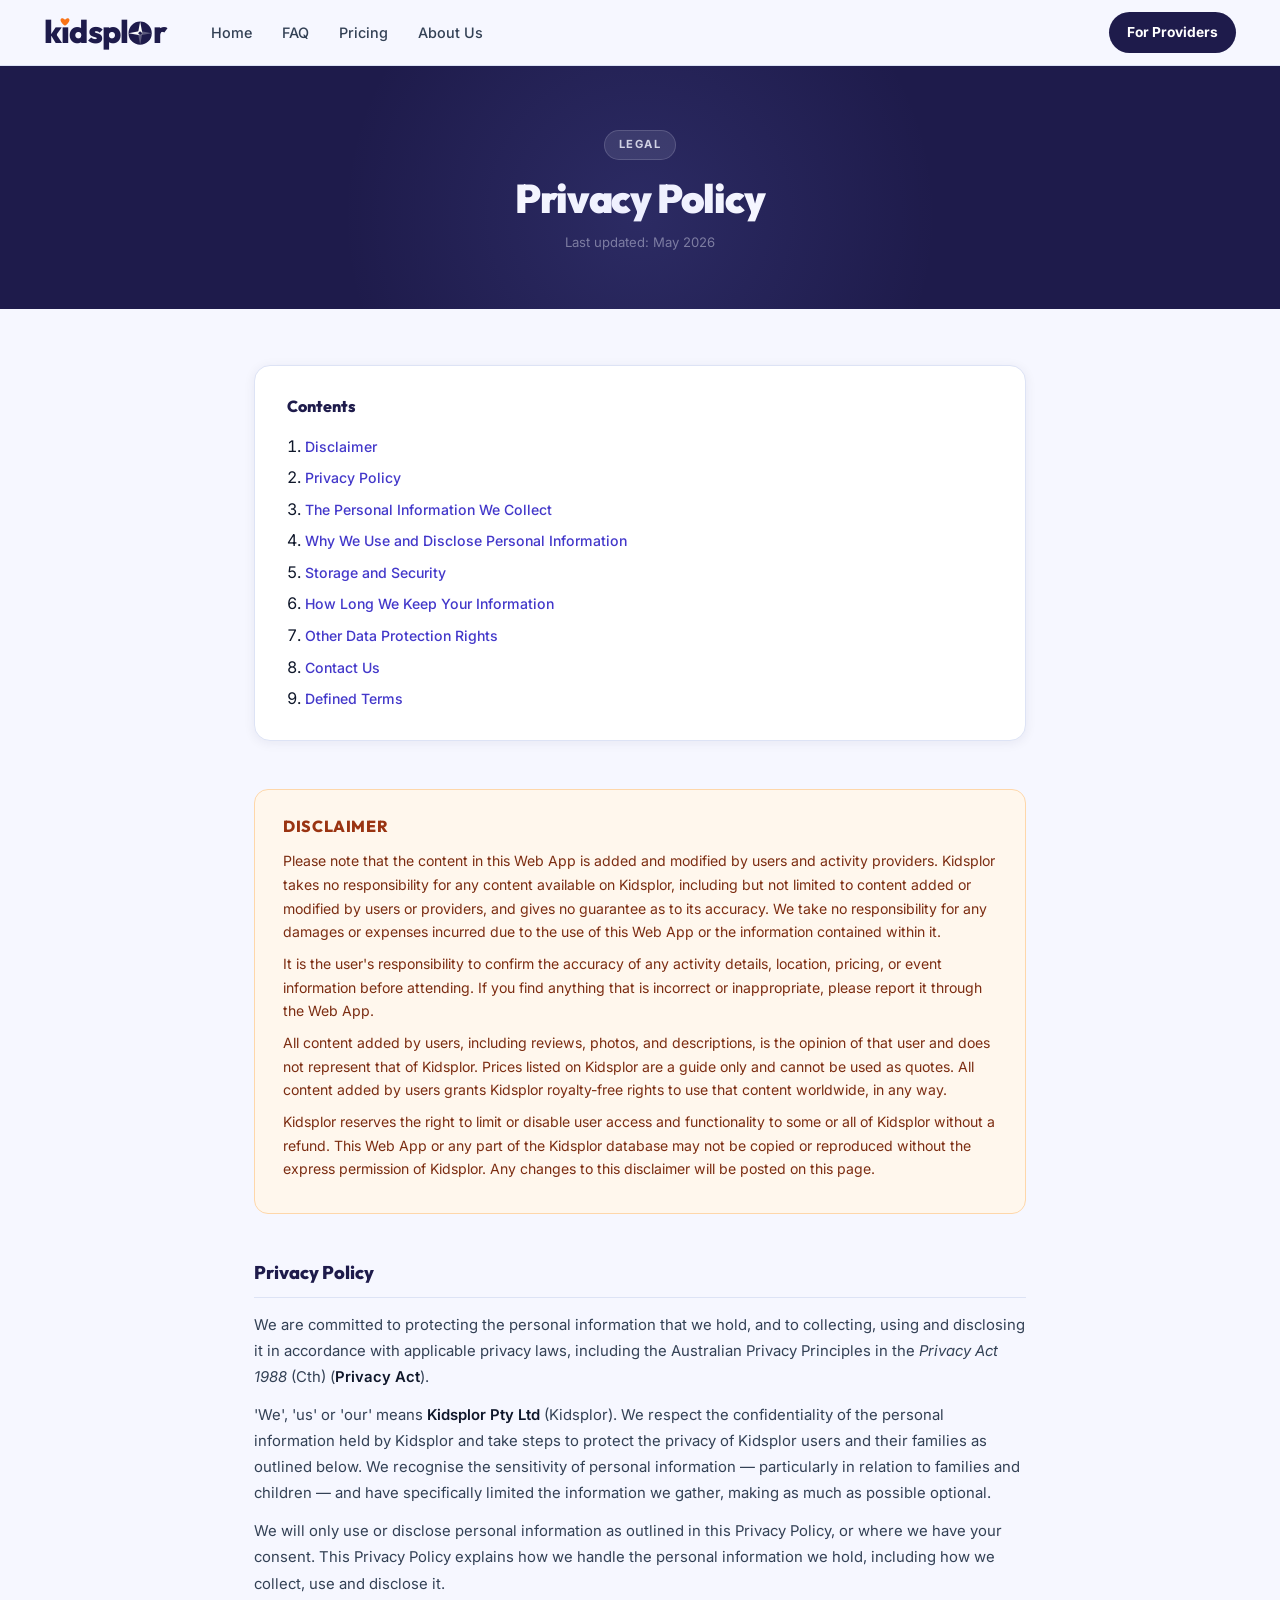
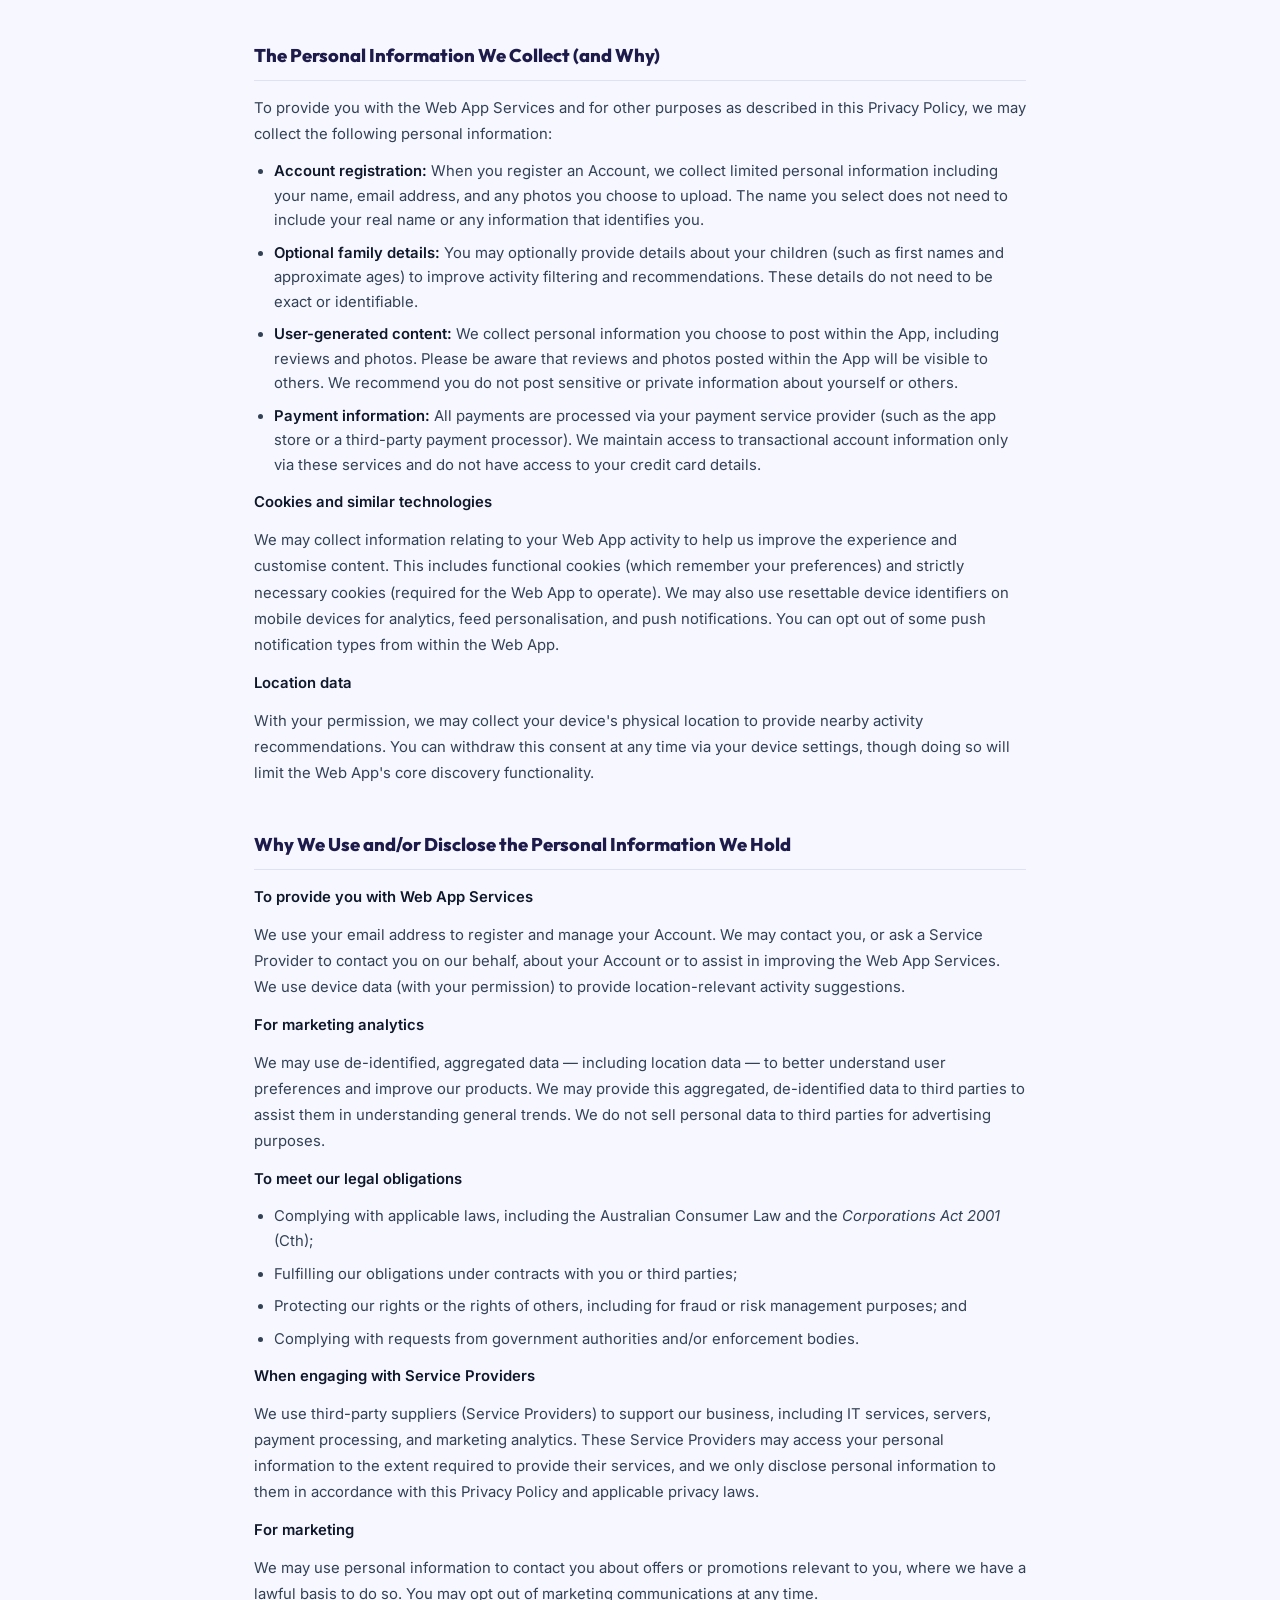
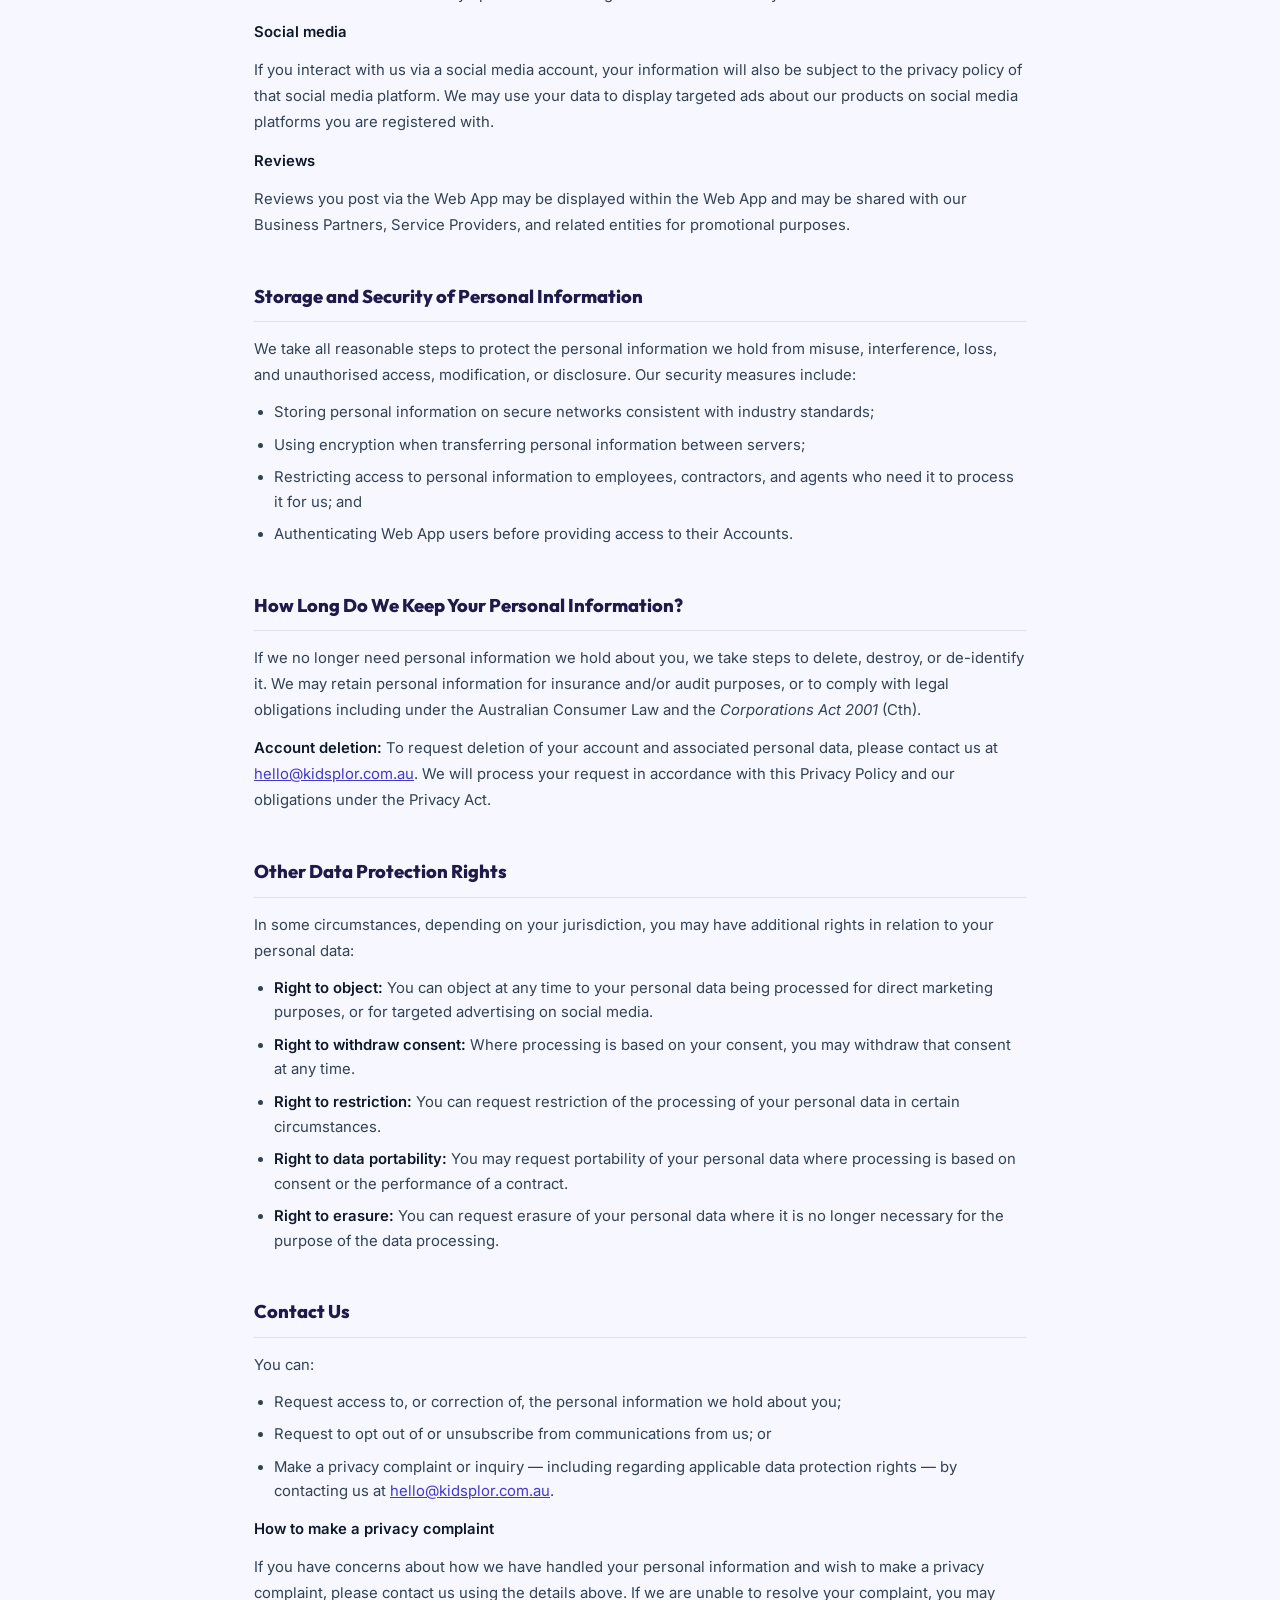
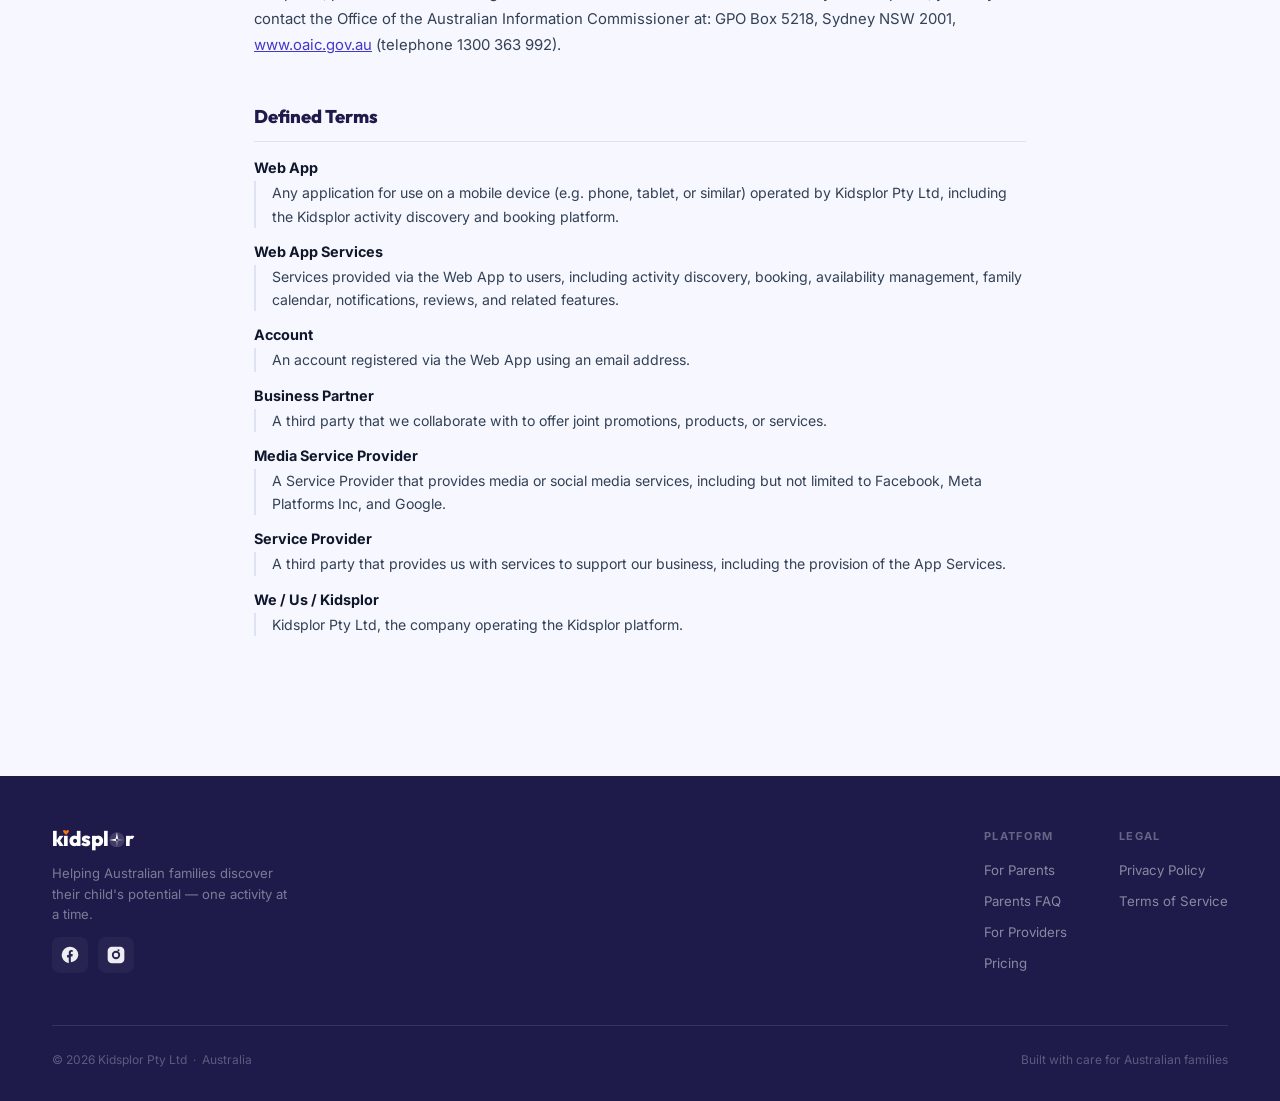
<file: kidsplor-privacy.html>
<!DOCTYPE html>
<html lang="en">
<head>

  <!-- Google tag (gtag.js) -->
<script async src="https://www.googletagmanager.com/gtag/js?id=G-8RN7PDVQJS"></script>
<script>
  window.dataLayer = window.dataLayer || [];
  function gtag(){dataLayer.push(arguments);}
  gtag('js', new Date());

  gtag('config', 'G-8RN7PDVQJS');
</script>

<meta charset="UTF-8">
<meta name="viewport" content="width=device-width, initial-scale=1">
<title>Privacy Policy — Kidsplor</title>
<link href="https://fonts.googleapis.com/css2?family=Outfit:wght@400;500;600;700;800;900&family=Inter:wght@400;500;600;700&display=swap" rel="stylesheet">
<!-- ── Analytics ── -->
<script async src="https://www.googletagmanager.com/gtag/js?id=GA_MEASUREMENT_ID"></script>
<script>window.dataLayer=window.dataLayer||[];function gtag(){dataLayer.push(arguments);}gtag('js',new Date());gtag('config','GA_MEASUREMENT_ID');</script>
<script>(function(c,l,a,r,i,t,y){c[a]=c[a]||function(){(c[a].q=c[a].q||[]).push(arguments)};t=l.createElement(r);t.async=1;t.src="https://www.clarity.ms/tag/"+i;y=l.getElementsByTagName(r)[0];y.parentNode.insertBefore(t,y)})(window,document,"clarity","script","CLARITY_PROJECT_ID");</script>
<!-- ── Open Graph ── -->
<meta name="description" content="How Kidsplor collects, uses and protects your personal information in accordance with Australian privacy law.">
<meta property="og:type" content="website">
<meta property="og:site_name" content="Kidsplor">
<meta property="og:title" content="Privacy Policy — Kidsplor">
<meta property="og:description" content="How Kidsplor collects, uses and protects your personal information in accordance with Australian privacy law.">
<meta property="og:image" content="https://kidsplor.com.au/og-image.png">
<meta property="og:url" content="https://kidsplor.com.au/privacy">
<meta name="twitter:card" content="summary_large_image">
<meta name="twitter:title" content="Privacy Policy — Kidsplor">
<meta name="twitter:description" content="How Kidsplor collects, uses and protects your personal information.">
<style>
  *, *::before, *::after { box-sizing: border-box; margin: 0; padding: 0; }
  :root {
    --bg: #F6F7FF; --surface: #FFFFFF; --brand: #4338CA; --brand-dk: #3730A3;
    --brand-xdk: #1E1B4B; --brand-lt: #EEF2FF; --brand-mid: #818CF8;
    --orange: #F97316; --txt: #0F172A; --txt-sub: #334155; --txt-muted: #64748B;
    --border: #DDE3F5; --shadow: rgba(30,27,75,0.07); --shadow-lg: rgba(30,27,75,0.18);
  }
  body { font-family: 'Inter', sans-serif; background: var(--bg); color: var(--txt); line-height: 1.6; }

  /* NAV */
  nav { position: sticky; top: 0; z-index: 100; display: flex; align-items: center; gap: 24px; padding: 0 44px; height: 66px; background: rgba(246,247,255,0.92); backdrop-filter: blur(12px); border-bottom: 1px solid var(--border); }
  .nav-logo { text-decoration: none; flex-shrink: 0; }
  .wm { font-family: 'Outfit', sans-serif; font-weight: 800; font-size: 2.00rem; line-height: 1; letter-spacing: -0.025em; color: var(--brand-xdk); display: inline-flex; align-items: baseline; white-space: nowrap; }
  .ih { position: relative; display: inline-block; line-height: inherit; }
  .heart { position: absolute; bottom: 100%; left: 50%; transform: translateX(-50%) translateY(130%); width: .32em; height: .28em; overflow: visible; }
  .compass { display: inline-block; height: .76em; width: .76em; flex-shrink: 0; vertical-align: baseline; position: relative; top: .07em; }
  .nav-links { list-style: none; display: flex; gap: 6px; margin-left: 8px; }
  .nav-links a { color: var(--txt-sub); text-decoration: none; font-size: 0.9rem; font-weight: 500; padding: 6px 12px; border-radius: 9px; transition: background 0.15s, color 0.15s; }
  .nav-links a:hover { background: var(--brand-lt); color: var(--brand); }
  .nav-spacer { flex: 1; }
  .nav-cta { background: var(--brand-xdk); color: #fff; text-decoration: none; font-size: 0.86rem; font-weight: 700; padding: 9px 18px; border-radius: 50px; transition: background 0.15s; white-space: nowrap; }
  .nav-cta:hover { background: var(--brand); }

  /* PAGE HERO */
  .page-hero { background: var(--brand-xdk); padding: 64px 24px 56px; text-align: center; position: relative; overflow: hidden; }
  .page-hero::before { content: ''; position: absolute; width: 600px; height: 600px; background: radial-gradient(circle, rgba(129,140,248,0.14) 0%, transparent 70%); top: -150px; left: 50%; transform: translateX(-50%); pointer-events: none; }
  .page-pill { display: inline-block; background: rgba(255,255,255,0.1); color: rgba(255,255,255,0.82); font-size: 0.7rem; font-weight: 700; letter-spacing: 0.12em; text-transform: uppercase; padding: 5px 14px; border-radius: 50px; border: 1px solid rgba(255,255,255,0.16); margin-bottom: 16px; }
  .page-h1 { font-family: 'Outfit', sans-serif; font-weight: 900; font-size: clamp(1.8rem, 3.5vw, 2.5rem); color: #fff; letter-spacing: -0.03em; line-height: 1.1; margin-bottom: 12px; }
  .page-updated { font-size: 0.82rem; color: rgba(255,255,255,0.42); }

  /* LEGAL CONTENT */
  .legal-wrap { max-width: 820px; margin: 0 auto; padding: 56px 24px 96px; }

  .legal-toc { background: var(--surface); border: 1px solid var(--border); border-radius: 16px; padding: 28px 32px; margin-bottom: 48px; box-shadow: 0 2px 12px var(--shadow); }
  .legal-toc h2 { font-family: 'Outfit', sans-serif; font-weight: 800; font-size: 1rem; color: var(--brand-xdk); margin-bottom: 14px; }
  .legal-toc ol { padding-left: 18px; display: flex; flex-direction: column; gap: 6px; }
  .legal-toc a { color: var(--brand); text-decoration: none; font-size: 0.88rem; font-weight: 500; }
  .legal-toc a:hover { text-decoration: underline; }

  .legal-section { margin-bottom: 44px; }
  .legal-section h2 { font-family: 'Outfit', sans-serif; font-weight: 800; font-size: 1.15rem; color: var(--brand-xdk); margin-bottom: 14px; padding-bottom: 10px; border-bottom: 1px solid var(--border); }
  .legal-section p { font-size: 0.93rem; color: var(--txt-sub); line-height: 1.75; margin-bottom: 12px; }
  .legal-section ul, .legal-section ol { padding-left: 20px; display: flex; flex-direction: column; gap: 8px; margin-bottom: 12px; }
  .legal-section li { font-size: 0.93rem; color: var(--txt-sub); line-height: 1.65; }
  .legal-section strong { color: var(--txt); font-weight: 600; }
  .legal-section a { color: var(--brand); }

  .disclaimer-box { background: #FFF7ED; border: 1px solid #FED7AA; border-radius: 14px; padding: 24px 28px; margin-bottom: 44px; }
  .disclaimer-box h2 { font-family: 'Outfit', sans-serif; font-weight: 800; font-size: 1rem; color: #9A3412; margin-bottom: 10px; letter-spacing: 0.04em; text-transform: uppercase; }
  .disclaimer-box p, .disclaimer-box li { font-size: 0.88rem; color: #7C2D12; line-height: 1.68; margin-bottom: 8px; }
  .disclaimer-box ul { padding-left: 18px; display: flex; flex-direction: column; gap: 6px; }

  .defined-terms dt { font-weight: 700; font-size: 0.9rem; color: var(--txt); margin-bottom: 2px; margin-top: 12px; }
  .defined-terms dd { font-size: 0.88rem; color: var(--txt-sub); line-height: 1.65; margin-left: 0; padding-left: 16px; border-left: 2px solid var(--border); }

  /* FOOTER */
  footer { background: var(--brand-xdk); padding: 52px 52px 32px; }
  .foot-top { display: flex; align-items: flex-start; justify-content: space-between; padding-bottom: 40px; border-bottom: 1px solid rgba(255,255,255,0.1); }
  .foot-tagline { font-size: 0.82rem; color: rgba(255,255,255,0.42); max-width: 240px; line-height: 1.55; margin-top: 10px; }
  .foot-links { display: flex; gap: 52px; }
  .foot-col-lbl { font-size: 0.69rem; font-weight: 700; letter-spacing: 0.12em; text-transform: uppercase; color: rgba(255,255,255,0.32); margin-bottom: 14px; }
  .foot-col a { display: block; font-size: 0.83rem; color: rgba(255,255,255,0.48); text-decoration: none; margin-bottom: 10px; transition: color 0.15s; }
  .foot-col a:hover { color: white; }
  .foot-bottom { padding-top: 24px; font-size: 0.75rem; color: rgba(255,255,255,0.28); display: flex; justify-content: space-between; align-items: center; }
  .socials { display:flex; gap:10px; margin-top:12px; }
  .socials a { display:inline-flex; align-items:center; justify-content:center; width:36px; height:36px; border-radius:8px; background:rgba(255,255,255,0.04); text-decoration:none; }
  .socials a svg { width:20px; height:20px; display:block; fill:rgba(255,255,255,0.92); transition:transform 0.12s, opacity 0.12s; }

  /* ── RESPONSIVE ── */
  @media (max-width: 768px) {
    .legal-wrap { padding: 40px 20px 72px; }
    .legal-toc  { padding: 22px 24px; }
    .disclaimer-box { padding: 20px 22px; }
    .defined-terms dd { padding-left: 12px; }
  }
  @media (max-width: 480px) {
    .legal-wrap { padding: 32px 14px 56px; }
    .legal-toc  { padding: 18px 18px; }
    .disclaimer-box { padding: 16px 18px; }
    .legal-section h2 { font-size: 1.05rem; }
    .legal-section p, .legal-section li { font-size: 0.88rem; }
  }
</style>
  <link rel="stylesheet" href="assets/responsive.css">
</head>
<body>

<nav>
  <a href="index.html" class="nav-logo" aria-label="Kidsplor home">
    <span class="wm">k<span class="ih">&#305;<svg class="heart" viewBox="0 0 20 18" fill="none"><path d="M10 16C10 16 1 10 1 4.5C1 2.2 2.8 1 5 1C6.8 1 10 4 10 4C10 4 13.2 1 15 1C17.2 1 19 2.2 19 4.5C19 10 10 16 10 16Z" fill="#F97316"/></svg></span>dspl<svg class="compass" viewBox="0 0 44 44" fill="none"><circle cx="22" cy="22" r="21" fill="#1E1B4B"/><polygon points="22,1 18,22 26,22" fill="white"/><polygon points="22,43 18,22 26,22" fill="white" opacity="0.28"/><polygon points="1,22 22,18 22,26" fill="white"/><polygon points="43,22 22,18 22,26" fill="white" opacity="0.28"/><circle cx="22" cy="22" r="3" fill="#1E1B4B"/></svg>r</span>
  </a>
  <ul class="nav-links">
    <li><a href="index.html">Home</a></li>
    <li><a href="kidsplor-parents-faq.html">FAQ</a></li>
    <li><a href="kidsplor-pricing.html">Pricing</a></li>
    <li><a href="kidsplor-about.html">About Us</a></li>
  </ul>
  <div class="nav-spacer"></div>
  <a href="kidsplor-for-business.html" class="nav-cta">For Providers</a>
  <button class="nav-ham" id="navHam" aria-label="Open menu" aria-expanded="false"
    onclick="this.setAttribute('aria-expanded', !this.closest('nav').classList.contains('nav-open')); this.closest('nav').classList.toggle('nav-open')">
    <span></span><span></span><span></span>
  </button>
</nav>

<div class="page-hero">
  <div class="page-pill">Legal</div>
  <h1 class="page-h1">Privacy Policy</h1>
  <div class="page-updated">Last updated: May 2026</div>
</div>

<div class="legal-wrap">

  <!-- Table of contents -->
  <div class="legal-toc">
    <h2>Contents</h2>
    <ol>
      <li><a href="#disclaimer">Disclaimer</a></li>
      <li><a href="#privacy">Privacy Policy</a></li>
      <li><a href="#what-we-collect">The Personal Information We Collect</a></li>
      <li><a href="#why-we-use">Why We Use and Disclose Personal Information</a></li>
      <li><a href="#storage">Storage and Security</a></li>
      <li><a href="#retention">How Long We Keep Your Information</a></li>
      <li><a href="#rights">Other Data Protection Rights</a></li>
      <li><a href="#contact">Contact Us</a></li>
      <li><a href="#definitions">Defined Terms</a></li>
    </ol>
  </div>

  <!-- Disclaimer -->
  <div class="disclaimer-box" id="disclaimer">
    <h2>Disclaimer</h2>
    <p>Please note that the content in this Web App is added and modified by users and activity providers. Kidsplor takes no responsibility for any content available on Kidsplor, including but not limited to content added or modified by users or providers, and gives no guarantee as to its accuracy. We take no responsibility for any damages or expenses incurred due to the use of this Web App or the information contained within it.</p>
    <p>It is the user's responsibility to confirm the accuracy of any activity details, location, pricing, or event information before attending. If you find anything that is incorrect or inappropriate, please report it through the Web App.</p>
    <p>All content added by users, including reviews, photos, and descriptions, is the opinion of that user and does not represent that of Kidsplor. Prices listed on Kidsplor are a guide only and cannot be used as quotes. All content added by users grants Kidsplor royalty-free rights to use that content worldwide, in any way.</p>
    <p>Kidsplor reserves the right to limit or disable user access and functionality to some or all of Kidsplor without a refund. This Web App or any part of the Kidsplor database may not be copied or reproduced without the express permission of Kidsplor. Any changes to this disclaimer will be posted on this page.</p>
  </div>

  <!-- Privacy Policy -->
  <div class="legal-section" id="privacy">
    <h2>Privacy Policy</h2>
    <p>We are committed to protecting the personal information that we hold, and to collecting, using and disclosing it in accordance with applicable privacy laws, including the Australian Privacy Principles in the <em>Privacy Act 1988</em> (Cth) (<strong>Privacy Act</strong>).</p>
    <p>'We', 'us' or 'our' means <strong>Kidsplor Pty Ltd</strong> (Kidsplor). We respect the confidentiality of the personal information held by Kidsplor and take steps to protect the privacy of Kidsplor users and their families as outlined below. We recognise the sensitivity of personal information — particularly in relation to families and children — and have specifically limited the information we gather, making as much as possible optional.</p>
    <p>We will only use or disclose personal information as outlined in this Privacy Policy, or where we have your consent. This Privacy Policy explains how we handle the personal information we hold, including how we collect, use and disclose it.</p>
  </div>

  <!-- What we collect -->
  <div class="legal-section" id="what-we-collect">
    <h2>The Personal Information We Collect (and Why)</h2>
    <p>To provide you with the Web App Services and for other purposes as described in this Privacy Policy, we may collect the following personal information:</p>
    <ul>
      <li><strong>Account registration:</strong> When you register an Account, we collect limited personal information including your name, email address, and any photos you choose to upload. The name you select does not need to include your real name or any information that identifies you.</li>
      <li><strong>Optional family details:</strong> You may optionally provide details about your children (such as first names and approximate ages) to improve activity filtering and recommendations. These details do not need to be exact or identifiable.</li>
      <li><strong>User-generated content:</strong> We collect personal information you choose to post within the App, including reviews and photos. Please be aware that reviews and photos posted within the App will be visible to others. We recommend you do not post sensitive or private information about yourself or others.</li>
      <li><strong>Payment information:</strong> All payments are processed via your payment service provider (such as the app store or a third-party payment processor). We maintain access to transactional account information only via these services and do not have access to your credit card details.</li>
    </ul>

    <p><strong>Cookies and similar technologies</strong></p>
    <p>We may collect information relating to your Web App activity to help us improve the experience and customise content. This includes functional cookies (which remember your preferences) and strictly necessary cookies (required for the Web App to operate). We may also use resettable device identifiers on mobile devices for analytics, feed personalisation, and push notifications. You can opt out of some push notification types from within the Web App.</p>

    <p><strong>Location data</strong></p>
    <p>With your permission, we may collect your device's physical location to provide nearby activity recommendations. You can withdraw this consent at any time via your device settings, though doing so will limit the Web App's core discovery functionality.</p>
  </div>

  <!-- Why we use -->
  <div class="legal-section" id="why-we-use">
    <h2>Why We Use and/or Disclose the Personal Information We Hold</h2>

    <p><strong>To provide you with Web App Services</strong></p>
    <p>We use your email address to register and manage your Account. We may contact you, or ask a Service Provider to contact you on our behalf, about your Account or to assist in improving the Web App Services. We use device data (with your permission) to provide location-relevant activity suggestions.</p>

    <p><strong>For marketing analytics</strong></p>
    <p>We may use de-identified, aggregated data — including location data — to better understand user preferences and improve our products. We may provide this aggregated, de-identified data to third parties to assist them in understanding general trends. We do not sell personal data to third parties for advertising purposes.</p>

    <p><strong>To meet our legal obligations</strong></p>
    <ul>
      <li>Complying with applicable laws, including the Australian Consumer Law and the <em>Corporations Act 2001</em> (Cth);</li>
      <li>Fulfilling our obligations under contracts with you or third parties;</li>
      <li>Protecting our rights or the rights of others, including for fraud or risk management purposes; and</li>
      <li>Complying with requests from government authorities and/or enforcement bodies.</li>
    </ul>

    <p><strong>When engaging with Service Providers</strong></p>
    <p>We use third-party suppliers (Service Providers) to support our business, including IT services, servers, payment processing, and marketing analytics. These Service Providers may access your personal information to the extent required to provide their services, and we only disclose personal information to them in accordance with this Privacy Policy and applicable privacy laws.</p>

    <p><strong>For marketing</strong></p>
    <p>We may use personal information to contact you about offers or promotions relevant to you, where we have a lawful basis to do so. You may opt out of marketing communications at any time.</p>

    <p><strong>Social media</strong></p>
    <p>If you interact with us via a social media account, your information will also be subject to the privacy policy of that social media platform. We may use your data to display targeted ads about our products on social media platforms you are registered with.</p>

    <p><strong>Reviews</strong></p>
    <p>Reviews you post via the Web App may be displayed within the Web App and may be shared with our Business Partners, Service Providers, and related entities for promotional purposes.</p>
  </div>

  <!-- Storage -->
  <div class="legal-section" id="storage">
    <h2>Storage and Security of Personal Information</h2>
    <p>We take all reasonable steps to protect the personal information we hold from misuse, interference, loss, and unauthorised access, modification, or disclosure. Our security measures include:</p>
    <ul>
      <li>Storing personal information on secure networks consistent with industry standards;</li>
      <li>Using encryption when transferring personal information between servers;</li>
      <li>Restricting access to personal information to employees, contractors, and agents who need it to process it for us; and</li>
      <li>Authenticating Web App users before providing access to their Accounts.</li>
    </ul>
  </div>

  <!-- Retention -->
  <div class="legal-section" id="retention">
    <h2>How Long Do We Keep Your Personal Information?</h2>
    <p>If we no longer need personal information we hold about you, we take steps to delete, destroy, or de-identify it. We may retain personal information for insurance and/or audit purposes, or to comply with legal obligations including under the Australian Consumer Law and the <em>Corporations Act 2001</em> (Cth).</p>
    <p><strong>Account deletion:</strong> To request deletion of your account and associated personal data, please contact us at <a href="mailto:hello@kidsplor.com.au">hello@kidsplor.com.au</a>. We will process your request in accordance with this Privacy Policy and our obligations under the Privacy Act.</p>
  </div>

  <!-- Rights -->
  <div class="legal-section" id="rights">
    <h2>Other Data Protection Rights</h2>
    <p>In some circumstances, depending on your jurisdiction, you may have additional rights in relation to your personal data:</p>
    <ul>
      <li><strong>Right to object:</strong> You can object at any time to your personal data being processed for direct marketing purposes, or for targeted advertising on social media.</li>
      <li><strong>Right to withdraw consent:</strong> Where processing is based on your consent, you may withdraw that consent at any time.</li>
      <li><strong>Right to restriction:</strong> You can request restriction of the processing of your personal data in certain circumstances.</li>
      <li><strong>Right to data portability:</strong> You may request portability of your personal data where processing is based on consent or the performance of a contract.</li>
      <li><strong>Right to erasure:</strong> You can request erasure of your personal data where it is no longer necessary for the purpose of the data processing.</li>
    </ul>
  </div>

  <!-- Contact -->
  <div class="legal-section" id="contact">
    <h2>Contact Us</h2>
    <p>You can:</p>
    <ul>
      <li>Request access to, or correction of, the personal information we hold about you;</li>
      <li>Request to opt out of or unsubscribe from communications from us; or</li>
      <li>Make a privacy complaint or inquiry — including regarding applicable data protection rights — by contacting us at <a href="mailto:hello@kidsplor.com.au">hello@kidsplor.com.au</a>.</li>
    </ul>
    <p><strong>How to make a privacy complaint</strong></p>
    <p>If you have concerns about how we have handled your personal information and wish to make a privacy complaint, please contact us using the details above. If we are unable to resolve your complaint, you may contact the Office of the Australian Information Commissioner at: GPO Box 5218, Sydney NSW 2001, <a href="https://www.oaic.gov.au" target="_blank" rel="noopener">www.oaic.gov.au</a> (telephone 1300 363 992).</p>
  </div>

  <!-- Definitions -->
  <div class="legal-section" id="definitions">
    <h2>Defined Terms</h2>
    <dl class="defined-terms">
      <dt>Web App</dt>
      <dd>Any application for use on a mobile device (e.g. phone, tablet, or similar) operated by Kidsplor Pty Ltd, including the Kidsplor activity discovery and booking platform.</dd>
      <dt>Web App Services</dt>
      <dd>Services provided via the Web App to users, including activity discovery, booking, availability management, family calendar, notifications, reviews, and related features.</dd>
      <dt>Account</dt>
      <dd>An account registered via the Web App using an email address.</dd>
      <dt>Business Partner</dt>
      <dd>A third party that we collaborate with to offer joint promotions, products, or services.</dd>
      <dt>Media Service Provider</dt>
      <dd>A Service Provider that provides media or social media services, including but not limited to Facebook, Meta Platforms Inc, and Google.</dd>
      <dt>Service Provider</dt>
      <dd>A third party that provides us with services to support our business, including the provision of the App Services.</dd>
      <dt>We / Us / Kidsplor</dt>
      <dd>Kidsplor Pty Ltd, the company operating the Kidsplor platform.</dd>
    </dl>
  </div>

</div>

<footer>
  <div class="foot-top">
    <div>
      <span style="display:inline-flex;align-items:baseline;font-family:'Outfit',sans-serif;font-weight:800;font-size:1.3rem;line-height:1;color:white;letter-spacing:-0.025em;white-space:nowrap;">k<span style="position:relative;display:inline-block;line-height:inherit;">&#305;<svg style="position:absolute;bottom:100%;left:50%;transform:translateX(-50%) translateY(130%);width:0.32em;height:0.28em;overflow:visible;" viewBox="0 0 20 18" fill="none"><path d="M10 16C10 16 1 10 1 4.5C1 2.2 2.8 1 5 1C6.8 1 10 4 10 4C10 4 13.2 1 15 1C17.2 1 19 2.2 19 4.5C19 10 10 16 10 16Z" fill="#F97316"/></svg></span>dspl<svg style="display:inline-block;height:0.76em;width:0.76em;flex-shrink:0;vertical-align:baseline;position:relative;top:0.07em;" viewBox="0 0 44 44" fill="none"><circle cx="22" cy="22" r="21" fill="rgba(255,255,255,0.15)"/><polygon points="22,1 18,22 26,22" fill="white"/><polygon points="22,43 18,22 26,22" fill="white" opacity="0.28"/><polygon points="1,22 22,18 22,26" fill="white"/><polygon points="43,22 22,18 22,26" fill="white" opacity="0.28"/><circle cx="22" cy="22" r="3" fill="rgba(30,27,75,.9)"/></svg>r</span>
      <p class="foot-tagline">Helping Australian families discover their child's potential — one activity at a time.</p>
      <div class="socials">
        <a href="https://www.facebook.com/kidsplor" id="fb-link" aria-label="Facebook (link placeholder)" target="_blank" rel="noopener noreferrer">
          <svg viewBox="0 0 24 24" xmlns="http://www.w3.org/2000/svg" aria-hidden="true"><path d="M22 12a10 10 0 1 0-11.5 9.9v-7H8.5v-2.9h2V9.1c0-2 1.2-3.1 3-3.1.9 0 1.8.2 1.8.2v2h-1c-1 0-1.3.6-1.3 1.2v1.5h2.3l-.4 2.9h-1.9v7A10 10 0 0 0 22 12z"/></svg>
        </a>
        <a href="https://www.instagram.com/kidsplor" id="ig-link" aria-label="Instagram (link placeholder)" target="_blank" rel="noopener noreferrer">
          <svg viewBox="0 0 24 24" xmlns="http://www.w3.org/2000/svg" aria-hidden="true"><path d="M7 2h10a5 5 0 0 1 5 5v10a5 5 0 0 1-5 5H7a5 5 0 0 1-5-5V7a5 5 0 0 1 5-5zm8 3.2a1.2 1.2 0 1 0 0 2.4 1.2 1.2 0 0 0 0-2.4zM12 7a5 5 0 1 0 0 10 5 5 0 0 0 0-10zm0 2.2a2.8 2.8 0 1 1 0 5.6 2.8 2.8 0 0 1 0-5.6z"/></svg>
        </a>
      </div>
    </div>
    <div class="foot-links">
      <div class="foot-col">
        <div class="foot-col-lbl">Platform</div>
        <a href="index.html">For Parents</a>
        <a href="kidsplor-parents-faq.html">Parents FAQ</a>
        <a href="kidsplor-for-business.html">For Providers</a>
        <a href="kidsplor-pricing.html">Pricing</a>
      </div>
      <!--<div class="foot-col">
        <div class="foot-col-lbl">Community</div>
        <a href="kidsplor-parent-stories.html">Parent Stories</a>
      </div>-->
      <div class="foot-col">
        <div class="foot-col-lbl">Legal</div>
        <a href="kidsplor-privacy.html">Privacy Policy</a>
        <a href="#">Terms of Service</a>
      </div>
    </div>
  </div>
  <div class="foot-bottom">
    <span>© 2026 Kidsplor Pty Ltd &nbsp;·&nbsp; Australia</span>
    <span>Built with care for Australian families</span>
  </div>
</footer>

</body>
</html>
</file>
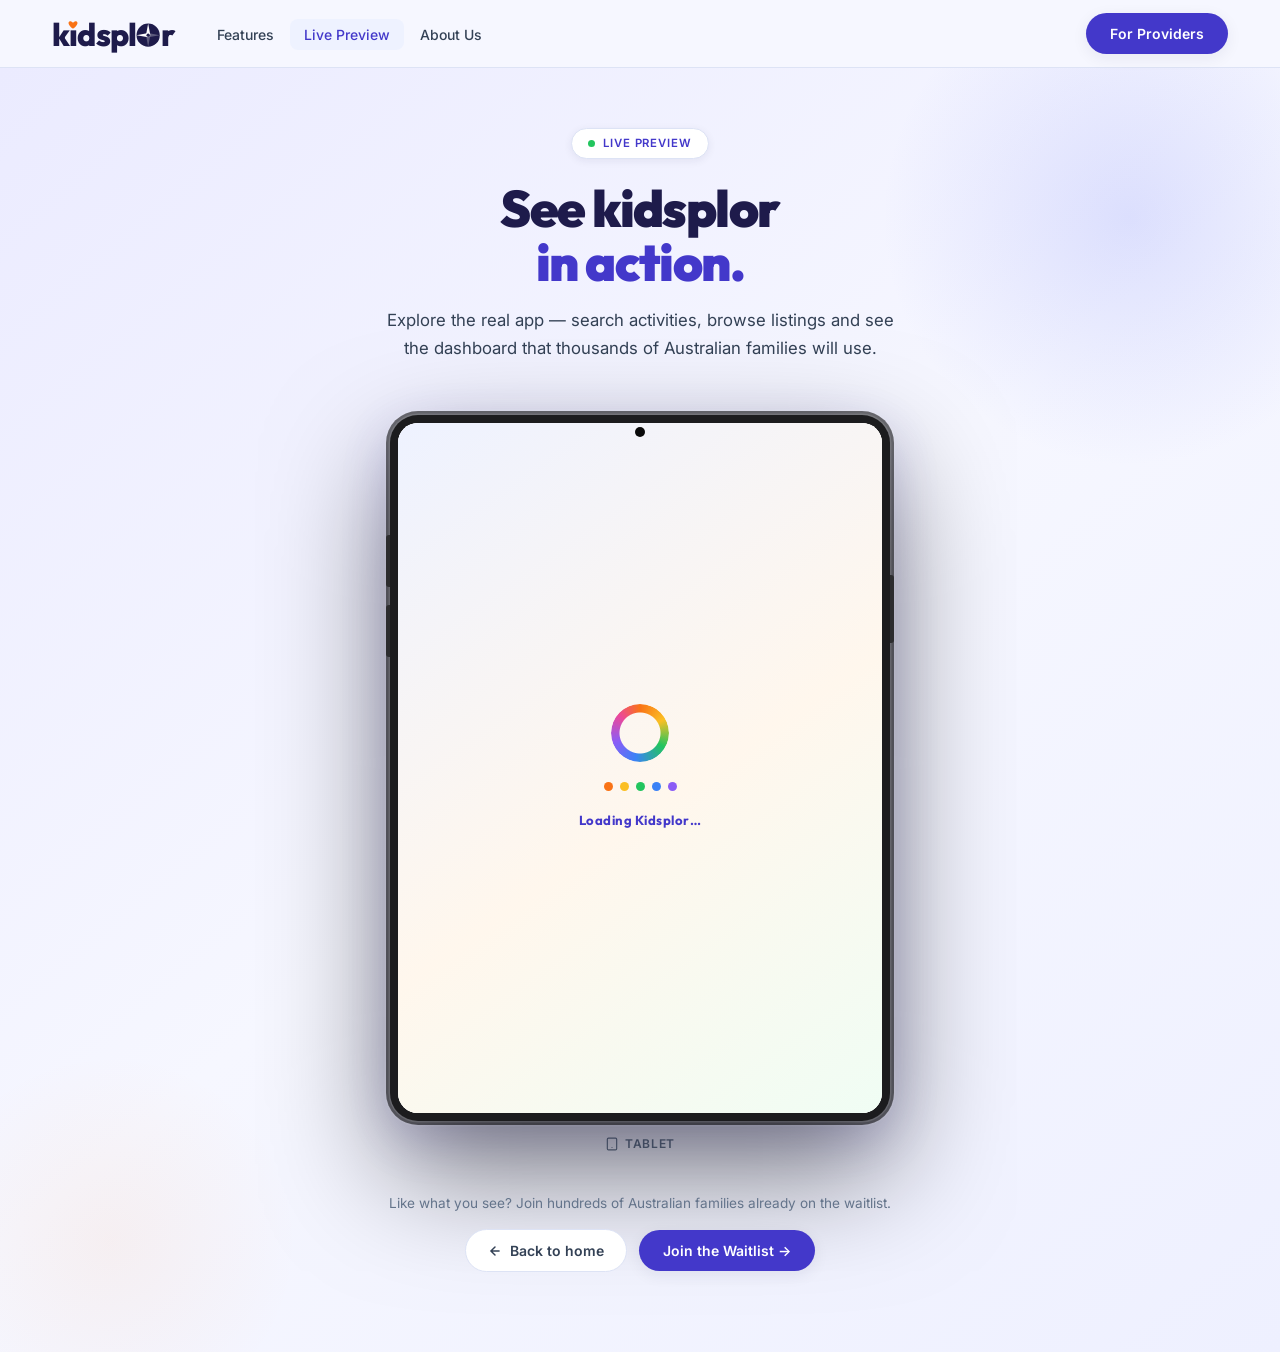
<file: kidsplor-try-it-now.html>
<!DOCTYPE html>
<html lang="en">
<head>

  <!-- Google tag (gtag.js) -->
<script async src="https://www.googletagmanager.com/gtag/js?id=G-8RN7PDVQJS"></script>
<script>
  window.dataLayer = window.dataLayer || [];
  function gtag(){dataLayer.push(arguments);}
  gtag('js', new Date());
  gtag('config', 'G-8RN7PDVQJS');
</script>

  <meta charset="UTF-8">
  <meta name="viewport" content="width=device-width, initial-scale=1.0">
  <title>Try It Now — Kidsplor</title>
  <link rel="preconnect" href="https://fonts.googleapis.com">
  <link rel="preconnect" href="https://fonts.gstatic.com" crossorigin>
  <link href="https://fonts.googleapis.com/css2?family=Outfit:wght@400;500;600;700;800;900&family=Inter:wght@400;500;600;700&display=swap" rel="stylesheet">

  <style>
    *, *::before, *::after { box-sizing: border-box; margin: 0; padding: 0; }

    :root {
      --bg:          #F6F7FF;
      --surface:     #FFFFFF;
      --brand:       #4338CA;
      --brand-dk:    #3730A3;
      --brand-xdk:   #1E1B4B;
      --brand-lt:    #EEF2FF;
      --orange:      #F97316;
      --txt:         #0F172A;
      --txt-sub:     #334155;
      --txt-muted:   #64748B;
      --border:      #DDE3F5;
      --shadow:      rgba(30, 27, 75, 0.07);
      --shadow-lg:   rgba(30, 27, 75, 0.18);
    }

    html { scroll-behavior: smooth; }
    body {
      font-family: 'Inter', sans-serif;
      background: var(--bg);
      color: var(--txt);
      line-height: 1.5;
      overflow-x: hidden;
    }

    /* ── NAVBAR ── */
    nav {
      position: sticky; top: 0; z-index: 100;
      background: rgba(246,247,255,0.93);
      backdrop-filter: blur(16px); -webkit-backdrop-filter: blur(16px);
      border-bottom: 1px solid var(--border);
      height: 68px; display: flex; align-items: center; padding: 0 52px;
    }
    .nav-logo { display: flex; align-items: center; gap: 10px; text-decoration: none; flex-shrink: 0; }
    .wm {
      font-family: 'Outfit', sans-serif; font-weight: 800;
      letter-spacing: -0.025em; line-height: 1;
      display: inline-flex; align-items: baseline; white-space: nowrap;
      font-size: 2.0rem; color: var(--brand-xdk);
    }
    .wm svg.compass {
      display: inline-block; height: 0.76em; width: 0.76em; flex-shrink: 0;
      vertical-align: baseline; position: relative; top: 0.07em;
    }
    .wm .ih { display: inline-block; position: relative; line-height: inherit; }
    .wm .ih svg.heart {
      position: absolute; bottom: 100%; left: 50%;
      transform: translateX(-50%) translateY(130%);
      width: 0.32em; height: 0.28em; overflow: visible; display: block;
    }
    .nav-links { display: flex; gap: 2px; align-items: center; margin-left: 28px; list-style: none; }
    .nav-links a {
      font-size: 0.875rem; font-weight: 500; color: var(--txt-sub);
      text-decoration: none; padding: 7px 14px; border-radius: 8px;
      transition: color 0.15s, background 0.15s;
    }
    .nav-links a:hover,
    .nav-links a.active { color: var(--brand); background: var(--brand-lt); }
    .nav-spacer { flex: 1; }
    .nav-cta {
      display: inline-flex; align-items: center;
      padding: 10px 24px; border-radius: 50px; border: none; cursor: pointer;
      font-family: 'Inter', sans-serif; font-weight: 600; font-size: 0.875rem;
      background: var(--brand); color: #fff; text-decoration: none;
      transition: transform 0.18s, box-shadow 0.18s, background 0.15s;
      box-shadow: 0 4px 16px var(--shadow);
    }
    .nav-cta:hover { background: var(--brand-dk); transform: translateY(-1px); box-shadow: 0 8px 24px var(--shadow-lg); }

    /* ── HERO SECTION ── */
    .try-hero {
      background: linear-gradient(140deg, #EBEBFF 0%, #F6F7FF 50%, #EEF0FF 100%);
      padding: 60px 52px 80px;
      text-align: center;
      position: relative;
      overflow: hidden;
    }
    .try-hero::before {
      content: ''; position: absolute; top: -100px; right: -100px;
      width: 500px; height: 500px; pointer-events: none;
      background: radial-gradient(circle, rgba(129,140,248,0.22) 0%, transparent 70%);
    }
    .try-hero::after {
      content: ''; position: absolute; bottom: -80px; left: -80px;
      width: 380px; height: 380px; pointer-events: none;
      background: radial-gradient(circle, rgba(249,115,22,0.06) 0%, transparent 70%);
    }

    .try-pill {
      display: inline-flex; align-items: center; gap: 8px;
      background: var(--surface); color: var(--brand);
      font-size: 0.71rem; font-weight: 600; letter-spacing: 0.08em; text-transform: uppercase;
      padding: 6px 16px; border-radius: 50px; margin-bottom: 22px;
      border: 1px solid var(--border); box-shadow: 0 2px 8px var(--shadow);
      position: relative; z-index: 1;
    }
    .live-dot {
      width: 7px; height: 7px; border-radius: 50%; background: #22C55E; flex-shrink: 0;
      animation: pulse-green 2s ease-in-out infinite;
    }
    @keyframes pulse-green {
      0%, 100% { opacity: 1; transform: scale(1); box-shadow: 0 0 0 0 rgba(34,197,94,0.4); }
      50%       { opacity: 0.8; transform: scale(0.85); box-shadow: 0 0 0 6px rgba(34,197,94,0); }
    }

    .try-h1 {
      font-family: 'Outfit', sans-serif; font-weight: 900;
      font-size: clamp(2.2rem, 4vw, 3.6rem);
      line-height: 1.06; letter-spacing: -0.03em;
      color: var(--brand-xdk); margin-bottom: 16px;
      position: relative; z-index: 1;
    }
    .try-h1 .accent { color: var(--brand); }
    .try-sub {
      font-size: 1.05rem; color: var(--txt-sub);
      line-height: 1.7; max-width: 520px; margin: 0 auto 52px;
      position: relative; z-index: 1;
    }

    /* ══════════════════════════════════════════
       DEVICE STAGE — iPad + iPhone side by side
    ══════════════════════════════════════════ */
    .phone-stage {
      display: flex;
      justify-content: center;
      align-items: flex-end;
      gap: 95px;
      position: relative; z-index: 1;
      flex-wrap: wrap;
    }

    /* ── Shared status bar pieces ── */
    .status-icons { display: flex; gap: 5px; align-items: center; }
    .battery-ico {
      width: 22px; height: 11px; border-radius: 3px; border: 1.5px solid currentColor;
      position: relative; display: flex; align-items: center; padding: 1.5px;
    }
    .battery-ico::after {
      content: ''; position: absolute; right: -4px;
      width: 2px; height: 5px; background: currentColor; border-radius: 0 1px 1px 0;
    }
    .battery-fill { background: currentColor; height: 100%; width: 75%; border-radius: 1px; }

    /* ══════════════════════════════════════════
       iPAD FRAME
    ══════════════════════════════════════════ */
    .ipad-wrap {
      display: flex; flex-direction: column; align-items: center; gap: 14px;
    }

    .ipad-large {
      position: relative;
      width: 500px;
      height: 706px; /* iPad Air 11" portrait ratio ≈ 500/706 */
      background: #1c1c1e;
      border-radius: 28px;
      flex-shrink: 0;
      box-shadow:
        0 0 0 1.5px rgba(255,255,255,0.12),
        0 0 0 4px rgba(0,0,0,0.55),
        0 0 0 5.5px rgba(255,255,255,0.06),
        0 50px 120px rgba(0,0,0,0.50),
        0 16px 50px rgba(67,56,202,0.2);
    }

    /* Volume buttons on left */
    .ipad-large::before {
      content: '';
      position: absolute;
      left: -4px; top: 120px;
      width: 4px; height: 52px;
      background: #2c2c2e; border-radius: 3px 0 0 3px;
      box-shadow: 0 70px 0 #2c2c2e;
    }
    /* Power button on right */
    .ipad-large::after {
      content: '';
      position: absolute;
      right: -4px; top: 160px;
      width: 4px; height: 68px;
      background: #2c2c2e; border-radius: 0 3px 3px 0;
    }

    /* Front camera dot */
    .ipad-camera {
      position: absolute; top: 12px; left: 50%; transform: translateX(-50%);
      width: 10px; height: 10px;
      background: #0a0a0a; border-radius: 50%;
      z-index: 20;
      box-shadow: 0 0 0 2px rgba(255,255,255,0.06);
    }

    .ipad-screen {
      position: absolute; inset: 8px;
      border-radius: 20px;
      overflow: hidden;
      background: #fff;
    }

    /* Status bar */
    .ipad-status {
      position: absolute; top: 0; left: 0; right: 0;
      height: 46px;
      background: linear-gradient(to bottom, rgba(255,255,255,0.96) 0%, rgba(255,255,255,0.72) 70%, transparent 100%);
      z-index: 10; pointer-events: none;
      display: flex; align-items: flex-end; padding: 0 20px 7px;
      justify-content: space-between;
      font-family: 'Inter', sans-serif; font-size: 0.75rem; font-weight: 700; color: #0F172A;
    }

    /* Home bar at bottom */
    .ipad-home-bar {
      position: absolute; bottom: 0; left: 0; right: 0;
      height: 22px;
      background: linear-gradient(to top, rgba(255,255,255,0.97) 0%, rgba(255,255,255,0.5) 70%, transparent 100%);
      z-index: 10; pointer-events: none;
      display: flex; align-items: center; justify-content: center; padding-bottom: 3px;
    }
    .ipad-home-bar::after {
      content: ''; width: 120px; height: 4px; background: #1a1a1a; border-radius: 3px; opacity: 0.18;
    }

    /* Device label */
    .device-label {
      font-size: 0.75rem; font-weight: 600; color: var(--txt-muted);
      letter-spacing: 0.06em; text-transform: uppercase;
      display: flex; align-items: center; gap: 6px;
    }
    .device-label svg { flex-shrink: 0; }

    /* ══════════════════════════════════════════
       iPHONE FRAME
    ══════════════════════════════════════════ */
    .iphone-wrap {
      display: flex; flex-direction: column; align-items: center; gap: 14px;
    }

    .iphone-large {
      position: relative;
      width: 390px;
      height: 844px;
      background: #1a1a1a;
      border-radius: 55px;
      flex-shrink: 0;
      box-shadow:
        0 0 0 2px rgba(255,255,255,0.14),
        0 0 0 6px rgba(0,0,0,0.6),
        0 0 0 8px rgba(255,255,255,0.07),
        0 60px 140px rgba(0,0,0,0.55),
        0 20px 60px rgba(67,56,202,0.22);
    }

    /* Volume buttons on left */
    .iphone-large::before {
      content: '';
      position: absolute;
      left: -4px; top: 130px;
      width: 4px; height: 70px;
      background: #2a2a2a; border-radius: 3px 0 0 3px;
      box-shadow: 0 90px 0 #2a2a2a, 0 110px 0 #2a2a2a;
    }
    /* Power button on right */
    .iphone-large::after {
      content: '';
      position: absolute;
      right: -4px; top: 170px;
      width: 4px; height: 90px;
      background: #2a2a2a; border-radius: 0 3px 3px 0;
    }

    /* Dynamic island */
    /*.phone-island {
      position: absolute; top: 14px; left: 50%; transform: translateX(-50%);
      width: 120px; height: 34px;
      background: #0a0a0a; border-radius: 22px;
      z-index: 20;
    }*/

    .phone-screen {
      position: absolute; inset: 6px;
      border-radius: 49px;
      overflow: hidden;
      background: #fff;
    }

    /* Status bar */
    .phone-status {
      position: absolute; top: 0; left: 0; right: 0;
      height: 54px;
      background: linear-gradient(to bottom, rgba(255,255,255,0.95) 0%, rgba(255,255,255,0.7) 70%, transparent 100%);
      z-index: 10; pointer-events: none;
      display: flex; align-items: flex-end; padding: 0 22px 8px;
      justify-content: space-between;
      font-family: 'Inter', sans-serif; font-size: 0.8rem; font-weight: 700; color: #0F172A;
    }

    /* Home bar */
    .phone-home-bar {
      position: absolute; bottom: 0; left: 0; right: 0;
      height: 28px;
      background: linear-gradient(to top, rgba(255,255,255,0.97) 0%, rgba(255,255,255,0.6) 70%, transparent 100%);
      z-index: 10; pointer-events: none;
      display: flex; align-items: center; justify-content: center; padding-bottom: 4px;
    }
    .phone-home-bar::after {
      content: ''; width: 130px; height: 5px; background: #1a1a1a; border-radius: 3px; opacity: 0.2;
    }

    /* Shared iframe */
    .device-iframe {
      position: absolute; inset: 0;
      width: 100%; height: 100%;
      border: none;
    }

    /* ── BELOW DEVICES ── */
    .try-footer-note {
      margin-top: 40px; text-align: center; position: relative; z-index: 1;
    }
    .try-footer-note p {
      font-size: 0.85rem; color: var(--txt-muted); margin-bottom: 16px;
    }
    .try-cta-row {
      display: flex; align-items: center; justify-content: center; gap: 12px;
    }
    .try-back {
      display: inline-flex; align-items: center; gap: 8px;
      padding: 10px 22px; border-radius: 50px;
      font-family: 'Inter', sans-serif; font-weight: 600; font-size: 0.875rem;
      color: var(--txt-sub); text-decoration: none;
      border: 1.5px solid var(--border); background: var(--surface);
      transition: border-color 0.15s, color 0.15s;
    }
    .try-back:hover { border-color: var(--brand); color: var(--brand); }
    .try-wl {
      display: inline-flex; align-items: center;
      padding: 10px 24px; border-radius: 50px; border: none; cursor: pointer;
      font-family: 'Inter', sans-serif; font-weight: 600; font-size: 0.875rem;
      background: var(--brand); color: #fff; text-decoration: none;
      transition: transform 0.18s, box-shadow 0.18s, background 0.15s;
      box-shadow: 0 4px 16px var(--shadow);
    }
    .try-wl:hover { background: var(--brand-dk); transform: translateY(-1px); box-shadow: 0 8px 24px var(--shadow-lg); }

    /* ── RESPONSIVE ── */

    /* Desktop: show iPad only */
    @media (min-width: 1025px) {
      .iphone-wrap { display: none; }
      .phone-stage { gap: 0; }
    }

    /* Tablet/mobile: show iPhone only, hide iPad */
    @media (max-width: 1024px) {
      .ipad-wrap { display: none; }
      .phone-stage { gap: 0; }
    }

    @media (max-width: 480px) {
      nav { padding: 0 20px; }
      .try-hero { padding: 44px 16px 60px; }
      .iphone-large {
        width: 320px;
        height: 693px;
        border-radius: 46px;
      }
      .phone-island { width: 100px; height: 28px; }
      .phone-screen { border-radius: 40px; }
    }

    /* ── Device loading overlay ── */
    .device-loader {
      position: absolute; inset: 0;
      z-index: 15;
      display: flex;
      flex-direction: column;
      align-items: center;
      justify-content: center;
      gap: 20px;
      background: linear-gradient(145deg, #EEF2FF 0%, #FFF7ED 55%, #F0FDF4 100%);
      transition: opacity 0.6s ease, visibility 0.6s ease;
    }
    .device-loader.loaded {
      opacity: 0;
      visibility: hidden;
      pointer-events: none;
    }
    .spinner-rainbow {
      width: 58px; height: 58px;
      border-radius: 50%;
      background: conic-gradient(
        from 0deg,
        #F97316 0deg,
        #FBBF24 60deg,
        #22C55E 120deg,
        #3B82F6 190deg,
        #8B5CF6 250deg,
        #EC4899 310deg,
        #F97316 360deg
      );
      -webkit-mask: radial-gradient(farthest-side, transparent calc(100% - 9px), black calc(100% - 8px));
      mask: radial-gradient(farthest-side, transparent calc(100% - 9px), black calc(100% - 8px));
      animation: spin-rainbow 0.9s linear infinite;
    }
    @keyframes spin-rainbow {
      to { transform: rotate(360deg); }
    }
    .loader-dots {
      display: flex; gap: 7px;
    }
    .loader-dots span {
      width: 9px; height: 9px; border-radius: 50%;
      animation: loader-bounce 1.3s ease-in-out infinite;
    }
    .loader-dots span:nth-child(1) { background: #F97316; animation-delay: 0s; }
    .loader-dots span:nth-child(2) { background: #FBBF24; animation-delay: 0.13s; }
    .loader-dots span:nth-child(3) { background: #22C55E; animation-delay: 0.26s; }
    .loader-dots span:nth-child(4) { background: #3B82F6; animation-delay: 0.39s; }
    .loader-dots span:nth-child(5) { background: #8B5CF6; animation-delay: 0.52s; }
    @keyframes loader-bounce {
      0%, 70%, 100% { transform: translateY(0) scale(1); opacity: 0.7; }
      35%            { transform: translateY(-7px) scale(1.2); opacity: 1; }
    }
    .loader-label {
      font-family: 'Outfit', sans-serif; font-weight: 700;
      font-size: 0.82rem; color: var(--brand);
      letter-spacing: 0.04em;
    }
  </style>
  <link rel="stylesheet" href="assets/responsive.css">
</head>
<body>

<!-- ══════════════════════════════════
     NAVBAR
══════════════════════════════════ -->
<nav>
  <a href="index.html" class="nav-logo" aria-label="Kidsplor home">
    <span class="wm">k<span class="ih">&#305;<svg class="heart" viewBox="0 0 20 18" fill="none"><path d="M10 16C10 16 1 10 1 4.5C1 2.2 2.8 1 5 1C6.8 1 10 4 10 4C10 4 13.2 1 15 1C17.2 1 19 2.2 19 4.5C19 10 10 16 10 16Z" fill="#F97316"/></svg></span>dspl<svg class="compass" viewBox="0 0 44 44" fill="none"><circle cx="22" cy="22" r="21" fill="#1E1B4B"/><polygon points="22,1 18,22 26,22" fill="white"/><polygon points="22,43 18,22 26,22" fill="white" opacity="0.28"/><polygon points="1,22 22,18 22,26" fill="white"/><polygon points="43,22 22,18 22,26" fill="white" opacity="0.28"/><circle cx="22" cy="22" r="3" fill="#1E1B4B"/></svg>r</span>
  </a>

  <ul class="nav-links" role="navigation" aria-label="Main navigation">
    <li><a href="index.html#features">Features</a></li>
    <li><a href="kidsplor-try-it-now.html" class="active">Live Preview</a></li>
    <li><a href="kidsplor-about.html">About Us</a></li>
  </ul>
  <div class="nav-spacer"></div>
  <a href="kidsplor-for-business.html" class="nav-cta">For Providers</a>
</nav>


<!-- ══════════════════════════════════
     HERO
══════════════════════════════════ -->
<section class="try-hero">

  <div class="try-pill">
    <span class="live-dot"></span>
    Live Preview
  </div>

  <h1 class="try-h1">
    See kidsplor<br><span class="accent">in action.</span>
  </h1>
  <p class="try-sub">
    Explore the real app — search activities, browse listings and see the dashboard that thousands of Australian families will use.
  </p>

  <!-- Device stage: iPad + iPhone -->
  <div class="phone-stage">

    <!-- ── iPad ── -->
    <div class="ipad-wrap">
      <div class="ipad-large" aria-label="Kidsplor on iPad">

        <!-- Camera dot -->
        <div class="ipad-camera"></div>

        <!-- Screen -->
        <div class="ipad-screen">

          <!-- Status bar -->
          <div class="ipad-status" aria-hidden="true">
            <span>9:41</span>
            <div class="status-icons">
              <svg width="13" height="10" viewBox="0 0 24 20" fill="currentColor" aria-hidden="true"><rect x="0" y="10" width="4" height="10" rx="1"/><rect x="5.5" y="6" width="4" height="14" rx="1"/><rect x="11" y="2" width="4" height="18" rx="1"/><rect x="16.5" y="0" width="4" height="20" rx="1"/></svg>
              <svg width="14" height="10" viewBox="0 0 24 18" fill="currentColor" aria-hidden="true"><path d="M12 2C7.2 2 2.8 4 0 7.5L12 18 24 7.5C21.2 4 16.8 2 12 2z" opacity="0.3"/><path d="M12 6.5C8.5 6.5 5.5 8 3.5 10.5L12 18l8.5-7.5C18.5 8 15.5 6.5 12 6.5z" opacity="0.6"/><path d="M12 11C10.2 11 8.6 11.8 7.5 13L12 18l4.5-5C15.4 11.8 13.8 11 12 11z"/></svg>
              <div class="battery-ico"><div class="battery-fill"></div></div>
            </div>
          </div>

          <!-- Loading spinner -->
          <div class="device-loader" id="ipad-loader">
            <div class="spinner-rainbow"></div>
            <div class="loader-dots">
              <span></span><span></span><span></span><span></span><span></span>
            </div>
            <div class="loader-label">Loading Kidsplor…</div>
          </div>

          <!-- Live app -->
          <iframe
            class="device-iframe"
            src="https://kidsplor.lovable.app/"
            title="Kidsplor app on iPad"
            loading="eager"
            allow="fullscreen"
          ></iframe>

          <!-- Home indicator -->
          <div class="ipad-home-bar" aria-hidden="true"></div>

        </div><!-- /ipad-screen -->
      </div><!-- /ipad-large -->

      <div class="device-label">
        <svg width="14" height="14" viewBox="0 0 24 24" fill="none" stroke="currentColor" stroke-width="2" stroke-linecap="round" aria-hidden="true"><rect x="4" y="2" width="16" height="20" rx="2"/><line x1="12" y1="18" x2="12" y2="18.01"/></svg>
        Tablet
      </div>
    </div><!-- /ipad-wrap -->

    <!-- ── iPhone ── -->
    <div class="iphone-wrap">
      <div class="iphone-large" aria-label="Kidsplor on iPhone">

        <!-- Dynamic island -->
        <div class="phone-island"></div>

        <!-- Screen -->
        <div class="phone-screen">

          <!-- Status bar -->
          <div class="phone-status" aria-hidden="true">
            <span>9:41</span>
            <div class="status-icons">
              <svg width="14" height="11" viewBox="0 0 24 20" fill="currentColor" aria-hidden="true"><rect x="0" y="10" width="4" height="10" rx="1"/><rect x="5.5" y="6" width="4" height="14" rx="1"/><rect x="11" y="2" width="4" height="18" rx="1"/><rect x="16.5" y="0" width="4" height="20" rx="1"/></svg>
              <svg width="15" height="11" viewBox="0 0 24 18" fill="currentColor" aria-hidden="true"><path d="M12 2C7.2 2 2.8 4 0 7.5L12 18 24 7.5C21.2 4 16.8 2 12 2z" opacity="0.3"/><path d="M12 6.5C8.5 6.5 5.5 8 3.5 10.5L12 18l8.5-7.5C18.5 8 15.5 6.5 12 6.5z" opacity="0.6"/><path d="M12 11C10.2 11 8.6 11.8 7.5 13L12 18l4.5-5C15.4 11.8 13.8 11 12 11z"/></svg>
              <div class="battery-ico"><div class="battery-fill"></div></div>
            </div>
          </div>

          <!-- Loading spinner -->
          <div class="device-loader" id="phone-loader">
            <div class="spinner-rainbow"></div>
            <div class="loader-dots">
              <span></span><span></span><span></span><span></span><span></span>
            </div>
            <div class="loader-label">Loading Kidsplor…</div>
          </div>

          <!-- Live app -->
          <iframe
            class="device-iframe"
            src="https://kidsplor.lovable.app/"
            title="Kidsplor app on iPhone"
            loading="eager"
            allow="fullscreen"
          ></iframe>

          <!-- Home indicator -->
          <div class="phone-home-bar" aria-hidden="true"></div>

        </div><!-- /phone-screen -->
      </div><!-- /iphone-large -->

      <div class="device-label">
        <svg width="12" height="14" viewBox="0 0 20 24" fill="none" stroke="currentColor" stroke-width="2" stroke-linecap="round" aria-hidden="true"><rect x="2" y="2" width="16" height="20" rx="3"/><line x1="10" y1="18" x2="10" y2="18.01"/></svg>
        Mobile
      </div>
    </div><!-- /iphone-wrap -->

  </div><!-- /phone-stage -->

  <!-- Below-device actions -->
  <div class="try-footer-note">
    <p>Like what you see? Join hundreds of Australian families already on the waitlist.</p>
    <div class="try-cta-row">
      <a href="index.html" class="try-back">
        <svg width="14" height="14" viewBox="0 0 24 24" fill="none" stroke="currentColor" stroke-width="2.5" stroke-linecap="round" aria-hidden="true"><path d="M19 12H5M12 5l-7 7 7 7"/></svg>
        Back to home
      </a>
      <a href="index.html#wlForm" class="try-wl">Join the Waitlist →</a>
    </div>
  </div>

</section>

<script>
  document.querySelectorAll('.device-iframe').forEach(function(iframe) {
    var screen = iframe.closest('.ipad-screen, .phone-screen');
    var loader = screen ? screen.querySelector('.device-loader') : null;
    if (!loader) return;
    iframe.addEventListener('load', function() {
      loader.classList.add('loaded');
    });
    // Fallback: hide after 15 seconds in case load event doesn't fire
    setTimeout(function() { loader.classList.add('loaded'); }, 15000);
  });
</script>

</body>
</html>
</file>
<file: assets/responsive.css>
/* ═══════════════════════════════════════════════════════════════
   Kidsplor — Shared Responsive Styles
   Include in every page AFTER the inline <style> block:
     <link rel="stylesheet" href="assets/responsive.css">
═══════════════════════════════════════════════════════════════ */

/* ── Hamburger button (desktop: hidden) ─────────────────── */
.nav-ham {
  display: none;
  flex-direction: column;
  justify-content: center;
  align-items: center;
  gap: 5px;
  width: 38px; height: 38px;
  border: none; background: transparent;
  cursor: pointer; border-radius: 9px; padding: 8px;
  transition: background 0.15s; flex-shrink: 0;
  margin-left: 8px;
}
.nav-ham:hover { background: rgba(67,56,202,0.09); }
.nav-ham span {
  display: block; width: 18px; height: 2px;
  background: var(--txt, #0F172A);
  border-radius: 2px;
  transition: transform 0.26s cubic-bezier(0.4,0,0.2,1), opacity 0.18s;
  transform-origin: center;
}
nav.nav-open .nav-ham span:nth-child(1) { transform: translateY(7px) rotate(45deg); }
nav.nav-open .nav-ham span:nth-child(2) { opacity: 0; }
nav.nav-open .nav-ham span:nth-child(3) { transform: translateY(-7px) rotate(-45deg); }

/* ── Tablet + Mobile ≤ 960px ────────────────────────────── */
@media (max-width: 960px) {
  /* Section padding */
  nav,
  .nav-row      { padding-left: 24px !important; padding-right: 24px !important; }
  .feat-section { padding-left: 24px !important; padding-right: 24px !important; }
  .about-hero, .story-band, .team-section, .values-strip,
  .stories-section, .faq-section, .pricing-section,
  footer        { padding-left: 24px !important; padding-right: 24px !important; }

  /* Show hamburger */
  .nav-ham { display: flex; }

  /* Hide horizontal nav links — replaced by dropdown */
  nav .nav-links,
  .nav-row .nav-links { display: none !important; }

  /* Compact CTA so it fits alongside logo + hamburger */
  nav .nav-cta,
  nav .nav-prov-btn {
    padding: 8px 14px !important;
    font-size: 0.78rem !important;
    border-radius: 8px !important;
    white-space: nowrap;
  }

  /* Hide clutter items */
  .back-link   { display: none !important; }
  .nav-divider { display: none !important; }
  .nav-nl-wrap { display: none !important; }

  /* ── Dropdown: positioned below the 68px nav bar ── */
  nav.nav-open .nav-links,
  nav.nav-open .nav-row .nav-links {
    display: flex !important;
    flex-direction: column !important;
    position: absolute !important;
    top: 68px !important;
    left: 0 !important; right: 0 !important;
    background: var(--surface, #fff) !important;
    border-top: 1px solid var(--border, #DDE3F5) !important;
    border-bottom: 1px solid var(--border, #DDE3F5) !important;
    padding: 8px 16px 14px !important;
    gap: 2px !important;
    z-index: 300 !important;
    box-shadow: 0 8px 28px rgba(30,27,75,0.12) !important;
    list-style: none !important;
    margin: 0 !important;
  }
  nav.nav-open .nav-links a,
  nav.nav-open .nav-row .nav-links a {
    padding: 10px 12px !important;
    font-size: 0.93rem !important;
    border-radius: 10px !important;
    display: block !important;
  }
}

/* ── Mobile ≤ 768px ─────────────────────────────────────── */
@media (max-width: 768px) {

  /* Keep sticky — position: relative lost stickiness; absolute children
     of a sticky element still work correctly for the dropdown */
  nav {
    position: sticky !important;
    top: 0 !important;
    z-index: 200 !important;
    height: 56px !important;
    padding: 0 14px !important;
    flex-wrap: nowrap !important;
  }

  .nav-row {
    height: 56px !important;
    padding: 0 14px !important;
    flex-wrap: nowrap !important;
  }

  /* Dropdown moves up to match the shorter nav */
  nav.nav-open .nav-links,
  nav.nav-open .nav-row .nav-links {
    top: 56px !important;
  }

  /* ── Footer ── */
  footer { padding: 36px 20px 28px !important; }
  .foot-top   { flex-direction: column !important; gap: 28px !important; }
  .foot-links { flex-wrap: wrap !important; gap: 18px !important; }
  .foot-bottom {
    flex-direction: column !important; gap: 8px !important;
    text-align: center !important; align-items: center !important;
  }

  /* ── Trust bar (index.html) ── */
  .trust-bar {
    flex-wrap: wrap !important;
    gap: 14px 28px !important;
    padding: 16px 20px !important;
    justify-content: flex-start !important;
  }
}

/* ── Email validation error message ─────────────────────── */
.email-err {
  color: #EF4444;
  font-size: 0.78rem;
  font-family: 'Inter', sans-serif;
  line-height: 1.4;
  margin-top: 5px;
  padding-left: 2px;
  max-height: 0;
  overflow: hidden;
  opacity: 0;
  transition: max-height 0.2s ease, opacity 0.18s ease;
}
.email-err::before { content: '⚠  '; }
.email-err.visible  { max-height: 2rem; opacity: 1; }

/* ── Small phones ≤ 480px ───────────────────────────────── */
@media (max-width: 480px) {
  nav, .nav-row { padding: 0 12px !important; }
  /* Scale wordmark down so it fits alongside CTA + hamburger */
  .wm { font-size: 1.55rem !important; }
  nav .nav-cta, nav .nav-prov-btn {
    padding: 7px 12px !important;
    font-size: 0.74rem !important;
  }
  footer { padding: 28px 14px 22px !important; }
  .foot-links { gap: 14px !important; }
}
</file>
